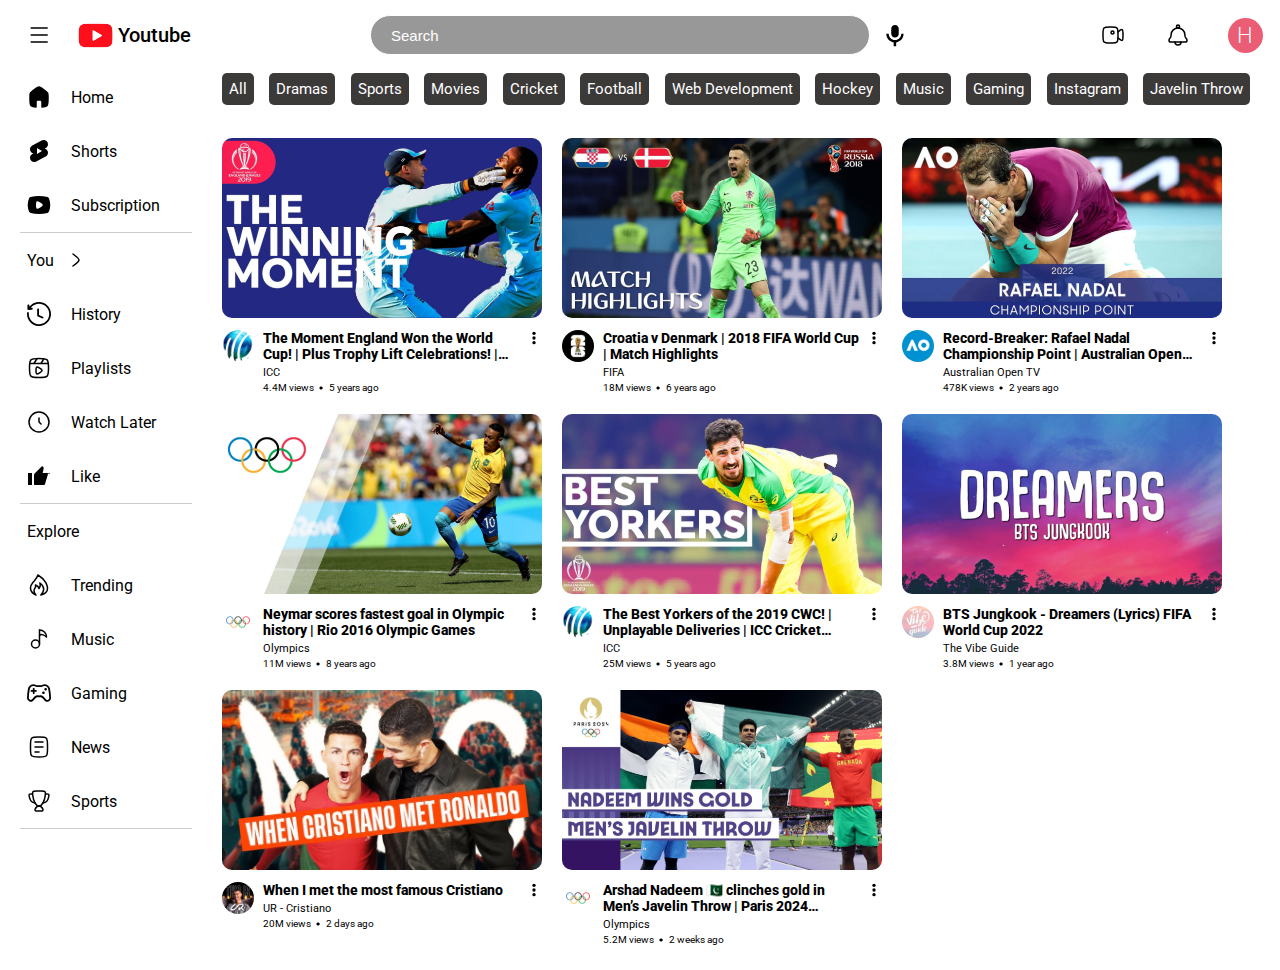
<file: index.html>
<!DOCTYPE html>
<html lang="en">

<head>
    <meta charset="UTF-8">
    <meta name="viewport" content="width=device-width, initial-scale=1.0">
    <link rel="stylesheet" href="style.css">
    <link rel="stylesheet" href="style2.css">
    <link rel="stylesheet" href="style3.css">
    <link rel="stylesheet" href="mediaQueries.css">
    <!-- <link rel="stylesheet" href="m.css"> -->

    <title>Document</title>
</head>

<body>
    <div class="home">
        <!-- <div class="home-first-line"> -->
        <div class="yt-hamburger">
            <svg class="hamburger" xmlns="http://www.w3.org/2000/svg" viewBox="0 0 24 24" width="24" height="24"
                color="#000000" fill="none">
                <path d="M4 5L20 5" stroke="currentColor" stroke-width="1.5" stroke-linecap="round"
                    stroke-linejoin="round" />
                <path d="M4 12L20 12" stroke="currentColor" stroke-width="1.5" stroke-linecap="round"
                    stroke-linejoin="round" />
                <path d="M4 19L20 19" stroke="currentColor" stroke-width="1.5" stroke-linecap="round"
                    stroke-linejoin="round" />
            </svg>

            <svg class="cross-icon" xmlns="http://www.w3.org/2000/svg" viewBox="0 0 24 24" width="24" height="24"
                color="#000000" fill="none">
                <path d="M19.0005 4.99988L5.00049 18.9999M5.00049 4.99988L19.0005 18.9999" stroke="currentColor"
                    stroke-width="1.5" stroke-linecap="round" stroke-linejoin="round" />
            </svg>
            <!-- <img class="hamburger" src="img/hamburger.svg" alt=""> -->
            <div class="full-yt">
                <div class="youtube">
                    <img class="youtube-logo" src="img/Youtube_logo-removebg-preview.png" alt="">
                    <div class="mask"></div>
                </div>
                <span class="yt-word">Youtube</span>
            </div>
        </div>
        <div class="search-input">
            <input class="input" type="text" placeholder="Search">
            <svg class="mic" xmlns="http://www.w3.org/2000/svg" viewBox="0 0 24 24">
                <path
                    d="M12 14c1.656 0 3-1.344 3-3v-4c0-1.656-1.344-3-3-3s-3 1.344-3 3v4c0 1.656 1.344 3 3 3zm5-3c0 2.828-2.172 5-5 5s-5-2.172-5-5h-2c0 3.438 2.531 6.281 5.938 6.906v3.094h2v-3.094c3.406-.625 5.938-3.469 5.938-6.906h-2z"
                    fill="currentColor" />
            </svg>
        </div>

        <div class="notification-signin">
            <svg class="video" xmlns="http://www.w3.org/2000/svg" viewBox="0 0 24 24" width="24" height="24"
                color="#000000" fill="none">
                <path
                    d="M2 11C2 7.70017 2 6.05025 3.02513 5.02513C4.05025 4 5.70017 4 9 4H10C13.2998 4 14.9497 4 15.9749 5.02513C17 6.05025 17 7.70017 17 11V13C17 16.2998 17 17.9497 15.9749 18.9749C14.9497 20 13.2998 20 10 20H9C5.70017 20 4.05025 20 3.02513 18.9749C2 17.9497 2 16.2998 2 13V11Z"
                    stroke="currentColor" stroke-width="1.5" />
                <path
                    d="M17 8.90585L17.1259 8.80196C19.2417 7.05623 20.2996 6.18336 21.1498 6.60482C22 7.02628 22 8.42355 22 11.2181V12.7819C22 15.5765 22 16.9737 21.1498 17.3952C20.2996 17.8166 19.2417 16.9438 17.1259 15.198L17 15.0941"
                    stroke="currentColor" stroke-width="1.5" stroke-linecap="round" />
                <circle cx="11.5" cy="9.5" r="1.5" stroke="currentColor" stroke-width="1.5" />
            </svg>

            <svg class="notification" xmlns="http://www.w3.org/2000/svg" viewBox="0 0 24 24" width="24" height="24"
                color="#000000" fill="none">
                <path
                    d="M5.15837 11.491C5.08489 12.887 5.16936 14.373 3.92213 15.3084C3.34164 15.7438 3 16.427 3 17.1527C3 18.1508 3.7818 19 4.8 19H19.2C20.2182 19 21 18.1508 21 17.1527C21 16.427 20.6584 15.7438 20.0779 15.3084C18.8306 14.373 18.9151 12.887 18.8416 11.491C18.6501 7.85223 15.6438 5 12 5C8.35617 5 5.34988 7.85222 5.15837 11.491Z"
                    stroke="currentColor" stroke-width="1.5" stroke-linecap="round" stroke-linejoin="round" />
                <path
                    d="M10.5 3.125C10.5 3.95343 11.1716 5 12 5C12.8284 5 13.5 3.95343 13.5 3.125C13.5 2.29657 12.8284 2 12 2C11.1716 2 10.5 2.29657 10.5 3.125Z"
                    stroke="currentColor" stroke-width="1.5" />
                <path d="M15 19C15 20.6569 13.6569 22 12 22C10.3431 22 9 20.6569 9 19" stroke="currentColor"
                    stroke-width="1.5" stroke-linecap="round" stroke-linejoin="round" />
            </svg>
            <svg class="Search-icon" xmlns="http://www.w3.org/2000/svg" viewBox="0 0 24 24" width="24" height="24"
                color="#000000" fill="none">
                <path d="M17.5 17.5L22 22" stroke="currentColor" stroke-width="1.5" stroke-linecap="round"
                    stroke-linejoin="round" />
                <path
                    d="M20 11C20 6.02944 15.9706 2 11 2C6.02944 2 2 6.02944 2 11C2 15.9706 6.02944 20 11 20C15.9706 20 20 15.9706 20 11Z"
                    stroke="currentColor" stroke-width="1.5" stroke-linejoin="round" />
            </svg>
            <div class="Profile-logo">H</div>
        </div>

    </div>
    <div class="container">
        <div class="left">
            <div class="home-shorts">

                <div class="icon">
                    <svg class="icon-home" xmlns="http://www.w3.org/2000/svg" viewBox="0 0 24 24" width="24" height="24"
                        color="#000000" fill="none">
                        <path
                            d="M7.08848 4.76364L6.08847 5.54453C4.57182 6.72887 3.81348 7.32105 3.40674 8.15601C3 8.99097 3 9.95552 3 11.8846V13.9767C3 17.763 3 19.6562 4.17157 20.8325C5.11466 21.7793 6.52043 21.964 9 22V18.0057C9 17.0738 9 16.6078 9.15224 16.2403C9.35523 15.7502 9.74458 15.3609 10.2346 15.1579C10.6022 15.0057 11.0681 15.0057 12 15.0057C12.9319 15.0057 13.3978 15.0057 13.7654 15.1579C14.2554 15.3609 14.6448 15.7502 14.8478 16.2403C15 16.6078 15 17.0738 15 18.0057V22C17.4796 21.964 18.8853 21.7793 19.8284 20.8325C21 19.6562 21 17.763 21 13.9767V11.8846C21 9.95552 21 8.99097 20.5933 8.15601C20.1865 7.32105 19.4282 6.72887 17.9115 5.54453L16.9115 4.76364C14.5521 2.92121 13.3724 2 12 2C10.6276 2 9.44787 2.92121 7.08848 4.76364Z"
                            stroke="currentColor" stroke-width="1.5" stroke-linejoin="round" />
                    </svg>
                    <span class="word">Home</span>
                </div>

                <div class="icon">
                    <svg class="icon-short" xmlns="http://www.w3.org/2000/svg" x="0px" y="0px" width="100" height="100"
                        viewBox="0 0 24 24">
                        <path
                            d="M 16.75 1 C 16.02 1 15.329609 1.185625 14.724609 1.515625 L 5.2753906 6.4902344 C 3.9253906 7.2002344 3 8.62 3 10.25 C 3 12.345 4.520625 14.085547 6.515625 14.435547 L 5.3359375 14.955078 C 3.9509375 15.660078 3 17.095 3 18.75 C 3 21.095 4.905 23 7.25 23 C 7.985 23 8.6753906 22.814375 9.2753906 22.484375 L 18.589844 17.580078 C 20.014844 16.895078 21 15.435 21 13.75 C 21 11.655 19.479375 9.9144531 17.484375 9.5644531 L 18.664062 9.0449219 C 20.049063 8.3399219 21 6.905 21 5.25 C 21 2.905 19.095 1 16.75 1 z M 10 9 L 15 12 L 10 15 L 10 9 z">
                        </path>
                    </svg>
                    <span class="word">Shorts</span>
                </div>

                <div class="icon">
                    <svg class="icon-subscription" xmlns="http://www.w3.org/2000/svg" width="100" height="100"
                        viewBox="0 0 32 32" preserveAspectRatio="xMidYMid meet">
                        <path
                            d="M29.353,7.264c-0.339-0.891-1.094-1.568-2.02-1.814c-7.396-1.965-15.229-1.965-22.651,0 C3.746,5.696,2.987,6.384,2.65,7.288c-2.253,6.049-2.255,11.596-0.005,17.458c0.341,0.89,1.099,1.566,2.025,1.811 c3.695,0.973,7.497,1.459,11.301,1.459c3.82,0,7.642-0.49,11.358-1.472c0.929-0.246,1.686-0.925,2.025-1.815 C31.596,18.854,31.595,13.141,29.353,7.264z M20.62,16.89c-1.61,1.59-4.27,3.22-6.32,4.01c-0.79,0.31-1.68-0.12-1.87-0.9 c-0.57-2.29-0.57-5.71,0-8c0.19-0.78,1.08-1.21,1.87-0.9c2.05,0.79,4.71,2.42,6.32,4.01C21.13,15.61,21.13,16.39,20.62,16.89z">
                        </path>
                    </svg>

                    <span class="word">Subscription</span>

                </div>
            </div>
            <div class="line"></div>

            <div class="you">
                <div class="icon2">
                    <span class="word2">You</span>
                    <svg class="icon-you" xmlns="http://www.w3.org/2000/svg" viewBox="0 0 24 24" width="24" height="24"
                        color="#000000" fill="none">
                        <path d="M9.00005 6C9.00005 6 15 10.4189 15 12C15 13.5812 9 18 9 18" stroke="currentColor"
                            stroke-width="1.5" stroke-linecap="round" stroke-linejoin="round" />
                    </svg>
                </div>

                <div class="icon">
                    <svg class="icon-history" xmlns="http://www.w3.org/2000/svg" shape-rendering="geometricPrecision"
                        text-rendering="geometricPrecision" image-rendering="optimizeQuality" fill-rule="evenodd"
                        clip-rule="evenodd" viewBox="0 0 512 512.584">
                        <path fill-rule="nonzero"
                            d="M216.773 155.955c0-10.956 8.883-19.839 19.839-19.839 10.957 0 19.84 8.883 19.84 19.839v120.763l82.657 36.334c10.013 4.409 14.56 16.104 10.151 26.117-4.409 10.014-16.104 14.56-26.117 10.152l-93.509-41.105c-7.514-2.824-12.861-10.077-12.861-18.576V155.955zM9.217 153.551a21.428 21.428 0 01-.832-5.931l.161-73.416c0-11.838 9.597-21.435 21.435-21.435 11.837 0 21.434 9.597 21.434 21.435l-.062 27.86a254.75 254.75 0 0144.093-45.53c16.773-13.472 35.563-25.045 56.182-34.24C216.231-6.518 286.347-6.44 347.474 16.978c61.173 23.435 113.425 70.235 142.233 134.828 28.812 64.598 28.733 134.717 5.313 195.845-22.547 58.856-66.726 109.447-127.57 138.854l-.759.37-.495.24-.265.125a258.922 258.922 0 01-23.987 10.066c-46.959 16.986-97.357 19.764-144.937 8.557-46.364-10.918-90.11-35.071-125.474-72.238-26.203-27.538-45.267-59.347-57.102-93.082A255.833 255.833 0 011.056 232.619c.955-10.564 10.3-18.353 20.863-17.397 10.563.955 18.353 10.299 17.397 20.863-2.812 30.836 1.015 62.169 11.417 91.805 10.047 28.639 26.294 55.709 48.667 79.223 29.987 31.513 67.06 51.99 106.344 61.241 40.482 9.536 83.286 7.197 123.097-7.201 14.161-5.123 28.013-11.813 41.303-20.069a227.878 227.878 0 0036.794-28.486c.446-.422.904-.819 1.378-1.191 22.471-22.072 39.645-48.595 50.703-77.462 19.94-52.041 20.044-111.651-4.408-166.475-24.455-54.83-68.849-94.573-120.844-114.491-52.041-19.937-111.647-20.041-166.475 4.411-17.48 7.796-33.452 17.64-47.747 29.122a215.822 215.822 0 00-37.712 39.038l17.096-.966c11.837-.648 21.963 8.421 22.61 20.258.648 11.837-8.42 21.963-20.258 22.611l-69.723 3.942c-11.018.603-20.551-7.215-22.341-17.844z" />
                    </svg>
                    <span class="word">History</span>
                </div>

                <div class="icon">
                    <svg class="icon-playlist" xmlns="http://www.w3.org/2000/svg" viewBox="0 0 24 24" width="24"
                        height="24" color="#000000" fill="none">
                        <path d="M2.50012 7.5H21.5001" stroke="currentColor" stroke-width="1.5"
                            stroke-linejoin="round" />
                        <path d="M17.0001 2.5L14.0001 7.5" stroke="currentColor" stroke-width="1.5"
                            stroke-linejoin="round" />
                        <path d="M10.0001 2.5L7.00012 7.5" stroke="currentColor" stroke-width="1.5"
                            stroke-linejoin="round" />
                        <path
                            d="M2.5 12C2.5 7.52166 2.5 5.28249 3.89124 3.89124C5.28249 2.5 7.52166 2.5 12 2.5C16.4783 2.5 18.7175 2.5 20.1088 3.89124C21.5 5.28249 21.5 7.52166 21.5 12C21.5 16.4783 21.5 18.7175 20.1088 20.1088C18.7175 21.5 16.4783 21.5 12 21.5C7.52166 21.5 5.28249 21.5 3.89124 20.1088C2.5 18.7175 2.5 16.4783 2.5 12Z"
                            stroke="currentColor" stroke-width="1.5" />
                        <path
                            d="M14.9531 14.8948C14.8016 15.5215 14.0857 15.9644 12.6539 16.8502C11.2697 17.7064 10.5777 18.1346 10.0199 17.9625C9.78934 17.8913 9.57925 17.7562 9.40982 17.57C9 17.1198 9 16.2465 9 14.5C9 12.7535 9 11.8802 9.40982 11.4299C9.57925 11.2438 9.78934 11.1087 10.0199 11.0375C10.5777 10.8654 11.2697 11.2936 12.6539 12.1498C14.0857 13.0356 14.8016 13.4785 14.9531 14.1052C15.0156 14.3639 15.0156 14.6361 14.9531 14.8948Z"
                            stroke="currentColor" stroke-width="1.5" stroke-linejoin="round" />
                    </svg>
                    <span class="word">Playlists</span>
                </div>

                <div class="icon">
                    <svg class="icon-playlist" xmlns="http://www.w3.org/2000/svg" viewBox="0 0 24 24" width="24"
                        height="24" color="#000000" fill="none">
                        <circle cx="12" cy="12" r="10" stroke="currentColor" stroke-width="1.5" />
                        <path d="M12 8V12L14 14" stroke="currentColor" stroke-width="1.5" stroke-linecap="round"
                            stroke-linejoin="round" />
                    </svg>
                    <span class="word">Watch Later</span>
                </div>

                <div class="icon">
                    <svg class="icon-history" xmlns="http://www.w3.org/2000/svg" viewBox="0 0 24 24" width="24px"
                        height="24px" fill="#000000">
                        <path d="M0 0h24v24H0V0z" fill="none" />
                        <path
                            d="M1 21h4V9H1v12zM23 10c0-.55-.45-1-1-1h-6.31l.95-4.57.03-.32c0-.41-.17-.79-.44-1.06L15.17 2 7.59 9.59C7.22 9.95 7 10.45 7 11v9c0 .55.45 1 1 1h9c.45 0 .85-.3.96-.73l2.83-9.47c.05-.16.07-.33.07-.5v-1z" />
                    </svg>

                    <span class="word">Like</span>
                </div>
            </div>

            <div class="line"></div>

            <div class="explore">
                <div class="icon2">
                    <div class="word2">Explore</div>
                </div>

                <div class="icon">
                    <svg class="icon-playlist" xmlns="http://www.w3.org/2000/svg" viewBox="0 0 24 24" width="24"
                        height="24" color="#000000" fill="none">
                        <path
                            d="M13.8561 22C26.0783 19 19.2338 7 10.9227 2C9.9453 5.5 8.47838 6.5 5.54497 10C1.66121 14.6339 3.5895 20 8.96719 22C8.1524 21 6.04958 18.9008 7.5 16C8 15 9 14 8.5 12C9.47778 12.5 11.5 13 12 15.5C12.8148 14.5 13.6604 12.4 12.8783 10C19 14.5 16.5 19 13.8561 22Z"
                            stroke="currentColor" stroke-width="1.5" stroke-linecap="round" stroke-linejoin="round" />
                    </svg>

                    <span class="word">Trending</span>
                </div>

                <div class="icon">
                    <svg class="icon-playlist" xmlns="http://www.w3.org/2000/svg" viewBox="0 0 24 24" width="24"
                        height="24" color="#000000" fill="none">
                        <path d="M12.5 3L12.5 17" stroke="currentColor" stroke-width="1.5" stroke-linecap="round"
                            stroke-linejoin="round" />
                        <path
                            d="M12.5 17C12.5 19.2091 10.7091 21 8.5 21C6.29086 21 4.5 19.2091 4.5 17C4.5 14.7909 6.29086 13 8.5 13C10.7091 13 12.5 14.7909 12.5 17Z"
                            stroke="currentColor" stroke-width="1.5" stroke-linecap="round" stroke-linejoin="round" />
                        <path d="M12.5 3C16.366 3 19.5 6.13401 19.5 10C18 8.5 14.0556 6.26667 12.5 8.44444"
                            stroke="currentColor" stroke-width="1.5" stroke-linecap="round" stroke-linejoin="round" />
                    </svg>

                    <span class="word">Music</span>
                </div>

                <div class="icon">
                    <svg class="icon-history" viewBox="0 0 512 512" xmlns="http://www.w3.org/2000/svg">
                        <g id="b">
                            <path
                                d="m350.18 221.99c-.24 0-.48 0-.72 0-15.49.4-27.73 13.3-27.33 28.84.41 15.23 12.88 27.32 28.02 27.32.26 0 .52 0 .78-.01 15.5-.4 27.73-13.3 27.34-28.8-.39-15.26-12.9-27.35-28.08-27.35z" />
                            <path
                                d="m396.91 147.2c-.25 0-.5 0-.75 0-15.5.42-27.73 13.3-27.34 28.83.41 15.23 12.9 27.32 28.03 27.32.26 0 .53 0 .8-.01 15.49-.39 27.74-13.3 27.34-28.79-.41-15.26-12.89-27.35-28.08-27.35z" />
                            <path
                                d="m511.97 363.87c-1.2-66.8-9.09-134.35-22.03-202.53-10.54-47.37-48.46-89.56-109.05-92.65-1.56-.06-3.08-.1-4.56-.1-40.44 0-50.39 23.26-98.08 23.26-.47 0-.94 0-1.42 0-6.91-.04-13.82-.06-20.73-.06s-13.93.02-20.9.06c-.48 0-.95 0-1.42 0-47.69 0-57.68-23.25-98.08-23.25-1.48 0-3 .03-4.56.1-60.6 3.09-99.7 45.17-109.09 92.65-12.96 68.18-20.85 135.71-22.05 202.51-.29 46.51 45.63 77.45 75.93 79.57 1.23.09 2.45.14 3.67.14 56.81 0 102.1-98.93 136.79-98.94 13.23.08 26.47.12 39.7.12s26.35-.04 39.52-.12c34.69 0 79.96 98.95 136.8 98.95 1.22 0 2.44-.05 3.67-.14 30.29-2.12 77.4-33.27 75.89-79.57zm-78.55 41.67c-.07 0-.13 0-.2.01-.27.02-.54.03-.81.03-5.11 0-12.77-3.83-21.55-10.79-11.7-9.27-23.68-22.49-35.26-35.27-24.65-27.2-47.93-52.88-79.99-52.89-.08 0-.15 0-.23 0-13.04.08-26.26.11-39.3.11s-26.38-.04-39.47-.12c-.08 0-.15 0-.23 0-32.05 0-55.34 25.69-79.99 52.89-11.58 12.78-23.56 25.99-35.26 35.26-8.78 6.96-16.43 10.79-21.54 10.79-.27 0-.54-.01-.8-.03-.07 0-.14-.01-.21-.02-12.44-.87-40.59-17.35-40.58-41.25 1.12-61.94 8.1-125.96 21.33-195.69 3.25-16.26 11.62-31.2 23.6-42.09 13.14-11.95 30.41-18.8 49.94-19.83.96-.04 1.9-.06 2.81-.06 11.51 0 18.31 2.93 29.58 7.79 15.12 6.52 35.82 15.46 68.5 15.46h1.71c6.84-.04 13.77-.06 20.61-.06s13.66.02 20.44.06h1.71c32.68 0 53.38-8.94 68.49-15.46 11.26-4.86 18.06-7.8 29.59-7.8.91 0 1.86.02 2.82.06 44.26 2.34 66.99 33.65 73.58 62.41 13.19 69.65 20.14 133.6 21.25 195.48 0 .19 0 .37.01.56.75 22.95-28.16 39.56-40.57 40.43z" />
                            <path
                                d="m190.01 193.68h-28.34v-28.34c0-10.49-8.51-19-19-19s-19 8.51-19 19v28.34h-28.34c-10.49 0-19 8.51-19 19s8.51 19 19 19h28.34v28.34c0 10.49 8.51 19 19 19s19-8.51 19-19v-28.34h28.34c10.49 0 19-8.51 19-19s-8.51-19-19-19z" />
                        </g>
                    </svg>
                    <span class="word">Gaming</span>
                </div>

                <div class="icon">
                    <svg class="icon-playlist" xmlns="http://www.w3.org/2000/svg" viewBox="0 0 24 24" width="24"
                        height="24" color="#000000" fill="none">
                        <path
                            d="M20.4999 14V10C20.4999 6.22876 20.4999 4.34315 19.3284 3.17157C18.1568 2 16.2712 2 12.4999 2H11.5C7.72883 2 5.84323 2 4.67166 3.17156C3.50008 4.34312 3.50007 6.22872 3.50004 9.99993L3.5 13.9999C3.49997 17.7712 3.49995 19.6568 4.67153 20.8284C5.8431 22 7.72873 22 11.5 22H12.4999C16.2712 22 18.1568 22 19.3284 20.8284C20.4999 19.6569 20.4999 17.7712 20.4999 14Z"
                            stroke="currentColor" stroke-width="1.5" stroke-linecap="round" stroke-linejoin="round" />
                        <path d="M8 7H16M8 12H16M8 17L12 17" stroke="currentColor" stroke-width="1.5"
                            stroke-linecap="round" stroke-linejoin="round" />
                    </svg>

                    <span class="word">News</span>
                </div>

                <div class="icon">
                    <svg class="icon-playlist" xmlns="http://www.w3.org/2000/svg" viewBox="0 0 24 24" width="24"
                        height="24" color="#000000" fill="none">
                        <path
                            d="M12 17C10.3264 17 8.86971 18.265 8.11766 20.1312C7.75846 21.0225 8.27389 22 8.95877 22H15.0412C15.7261 22 16.2415 21.0225 15.8823 20.1312C15.1303 18.265 13.6736 17 12 17Z"
                            stroke="currentColor" stroke-width="1.5" stroke-linecap="round" />
                        <path
                            d="M18.5 5H19.7022C20.9031 5 21.5035 5 21.8168 5.37736C22.13 5.75472 21.9998 6.32113 21.7393 7.45395L21.3485 9.15307C20.7609 11.7086 18.6109 13.6088 16 14"
                            stroke="currentColor" stroke-width="1.5" stroke-linecap="round" stroke-linejoin="round" />
                        <path
                            d="M5.5 5H4.29779C3.09692 5 2.49649 5 2.18324 5.37736C1.86999 5.75472 2.00024 6.32113 2.26075 7.45395L2.65148 9.15307C3.23914 11.7086 5.38912 13.6088 8 14"
                            stroke="currentColor" stroke-width="1.5" stroke-linecap="round" stroke-linejoin="round" />
                        <path
                            d="M12 17C15.0208 17 17.565 12.3379 18.3297 5.99089C18.5412 4.23558 18.647 3.35793 18.0868 2.67896C17.5267 2 16.6223 2 14.8134 2H9.18658C7.37775 2 6.47333 2 5.91317 2.67896C5.35301 3.35793 5.45875 4.23558 5.67025 5.99089C6.435 12.3379 8.97923 17 12 17Z"
                            stroke="currentColor" stroke-width="1.5" stroke-linecap="round" />
                    </svg>

                    <span class="word">Sports</span>
                </div>

            </div>

            <div class="line"></div>
        </div>

        <div class="right">

            <div class="watch-options">
                <span class="option">All</span>
                <span class="option">Dramas</span>
                <span class="option">Sports</span>
                <span class="option">Movies</span>
                <span class="option">Cricket</span>
                <span class="option">Football</span>
                <span class="option">Web Development</span>
                <span class="option">Hockey</span>
                <span class="option">Music</span>
                <span class="option">Gaming</span>
                <span class="option">Instagram</span>
                <span class="option">Javelin Throw</span>
            </div>

            <div class="videos-box">
                <div class="video2" video-data="winning moment" data-url="NewPage.html">
                    <img class="thumbnail-images" src="thumbnails/winning moment.PNG" alt="">
                    <div class="titles-list-box">
                        <div class="titles-list">
                            <div class="channel-logo-box">
                                <img class="channel-logo" src="channel-logo/icc.jpg" alt="">
                            </div>
                            <div class="title-3">
                                <span class="title">
                                    The Moment England Won the World Cup! | Plus Trophy Lift Celebrations! | ICC Cricket
                                    World Cup 2019
                                </span>
                                <div class="name-view-week">
                                    <span class="channel-name">ICC</span>
                                    <div class="view-week">
                                        <span class="view">4.4M views</span>
                                        <svg class="dot" width="24" height="24" xmlns="http://www.w3.org/2000/svg"
                                            fill="none" viewBox="0 0 24 24" stroke="currentColor">
                                            <circle cx="12" cy="12" r="4" stroke-width="1.5" stroke-linecap="round"
                                                stroke-linejoin="round" />
                                        </svg>
                                        <span class="weeks">5 years ago</span>
                                    </div>
                                </div>
                            </div>
                            <svg class="three-dots" viewBox="0 0 24 24" xmlns="http://www.w3.org/2000/svg">
                                <circle cx="12" cy="5" r="2.5" />
                                <circle cx="12" cy="12" r="2.5" />
                                <circle cx="12" cy="19" r="2.5" />
                            </svg>
                        </div>
                    </div>
                </div>



                <div class="video2" video-data="cro vs den" data-url="NewPage.html">
                    <img class="thumbnail-images" src="thumbnails/croatia vs denmark.PNG" alt="">
                    <div class="titles-list-box">
                        <div class="titles-list">
                            <div class="channel-logo-box">
                                <img class="channel-logo" src="channel-logo/fifa.jpg" alt="">
                            </div>
                            <div class="title-3">
                                <span class="title">
                                    Croatia v Denmark | 2018 FIFA World Cup | Match Highlights
                                </span>
                                <div class="name-view-week">
                                    <span class="channel-name">FIFA</span>
                                    <div class="view-week">
                                        <span class="view">18M views</span>
                                        <svg class="dot" width="24" height="24" xmlns="http://www.w3.org/2000/svg"
                                            fill="none" viewBox="0 0 24 24" stroke="currentColor">
                                            <circle cx="12" cy="12" r="4" stroke-width="1.5" stroke-linecap="round"
                                                stroke-linejoin="round" />
                                        </svg>
                                        <span class="weeks">6 years ago</span>
                                    </div>
                                </div>
                            </div>
                            <svg class="three-dots" viewBox="0 0 24 24" xmlns="http://www.w3.org/2000/svg">
                                <circle cx="12" cy="5" r="2.5" />
                                <circle cx="12" cy="12" r="2.5" />
                                <circle cx="12" cy="19" r="2.5" />
                            </svg>
                        </div>
                    </div>
                </div>



                <div class="video2" video-data="nadal" data-url="NewPage.html">
                    <img class="thumbnail-images" src="thumbnails/nadal's record.PNG" alt="">
                    <div class="titles-list-box">
                        <div class="titles-list">
                            <div class="channel-logo-box">
                                <img class="channel-logo" src="channel-logo/australian-open-tv.jpg" alt="">
                            </div>
                            <div class="title-3">
                                <span class="title">
                                    Record-Breaker: Rafael Nadal Championship Point | Australian Open 2022
                                </span>
                                <div class="name-view-week">
                                    <span class="channel-name">Australian Open TV</span>
                                    <div class="view-week">
                                        <span class="view">478K views</span>
                                        <svg class="dot" width="24" height="24" xmlns="http://www.w3.org/2000/svg"
                                            fill="none" viewBox="0 0 24 24" stroke="currentColor">
                                            <circle cx="12" cy="12" r="4" stroke-width="1.5" stroke-linecap="round"
                                                stroke-linejoin="round" />
                                        </svg>
                                        <span class="weeks">2 years ago</span>
                                    </div>
                                </div>
                            </div>
                            <svg class="three-dots" viewBox="0 0 24 24" xmlns="http://www.w3.org/2000/svg">
                                <circle cx="12" cy="5" r="2.5" />
                                <circle cx="12" cy="12" r="2.5" />
                                <circle cx="12" cy="19" r="2.5" />
                            </svg>
                        </div>
                    </div>
                </div>


                <div class="video2" video-data="neymar" data-url="NewPage.html">
                    <img class="thumbnail-images" src="thumbnails/neymar fastest goal.PNG" alt="">
                    <div class="titles-list-box">
                        <div class="titles-list">
                            <div class="channel-logo-box">
                                <img class="channel-logo" src="channel-logo/Olympics.jpg" alt="">
                            </div>
                            <div class="title-3">
                                <span class="title">
                                    Neymar scores fastest goal in Olympic history | Rio 2016 Olympic Games
                                </span>
                                <div class="name-view-week">
                                    <span class="channel-name">Olympics</span>
                                    <div class="view-week">
                                        <span class="view">11M views</span>
                                        <svg class="dot" width="24" height="24" xmlns="http://www.w3.org/2000/svg"
                                            fill="none" viewBox="0 0 24 24" stroke="currentColor">
                                            <circle cx="12" cy="12" r="4" stroke-width="1.5" stroke-linecap="round"
                                                stroke-linejoin="round" />
                                        </svg>
                                        <span class="weeks">8 years ago</span>
                                    </div>
                                </div>
                            </div>
                            <svg class="three-dots" viewBox="0 0 24 24" xmlns="http://www.w3.org/2000/svg">
                                <circle cx="12" cy="5" r="2.5" />
                                <circle cx="12" cy="12" r="2.5" />
                                <circle cx="12" cy="19" r="2.5" />
                            </svg>
                        </div>
                    </div>
                </div>


                <div class="video2" video-data="best yorkers" data-url="NewPage.html">
                    <img class="thumbnail-images" src="thumbnails/best yorkers.PNG" alt="">
                    <div class="titles-list-box">
                        <div class="titles-list">
                            <div class="channel-logo-box">
                                <img class="channel-logo" src="channel-logo/icc.jpg" alt="">
                            </div>
                            <div class="title-3">
                                <span class="title">
                                    The Best Yorkers of the 2019 CWC! | Unplayable Deliveries | ICC Cricket World Cup
                                    2019
                                </span>
                                <div class="name-view-week">
                                    <span class="channel-name">ICC</span>
                                    <div class="view-week">
                                        <span class="view">25M views</span>
                                        <svg class="dot" width="24" height="24" xmlns="http://www.w3.org/2000/svg"
                                            fill="none" viewBox="0 0 24 24" stroke="currentColor">
                                            <circle cx="12" cy="12" r="4" stroke-width="1.5" stroke-linecap="round"
                                                stroke-linejoin="round" />
                                        </svg>
                                        <span class="weeks">5 years ago</span>
                                    </div>
                                </div>
                            </div>
                            <svg class="three-dots" viewBox="0 0 24 24" xmlns="http://www.w3.org/2000/svg">
                                <circle cx="12" cy="5" r="2.5" />
                                <circle cx="12" cy="12" r="2.5" />
                                <circle cx="12" cy="19" r="2.5" />
                            </svg>
                        </div>

                    </div>
                </div>


                <div class="video2" video-data="dreamers" data-url="NewPage.html">
                    <img class="thumbnail-images" src="thumbnails/BTS Dreamers.PNG" alt="">
                    <div class="titles-list-box">
                        <div class="titles-list">
                            <div class="channel-logo-box">
                                <img class="channel-logo" src="channel-logo/The Vibe Guide.jpg" alt="">
                            </div>
                            <div class="title-3">
                                <span class="title">
                                    BTS Jungkook - Dreamers (Lyrics) FIFA World Cup 2022
                                </span>
                                <div class="name-view-week">
                                    <span class="channel-name">The Vibe Guide</span>
                                    <div class="view-week">
                                        <span class="view">3.8M views</span>
                                        <svg class="dot" width="24" height="24" xmlns="http://www.w3.org/2000/svg"
                                            fill="none" viewBox="0 0 24 24" stroke="currentColor">
                                            <circle cx="12" cy="12" r="4" stroke-width="1.5" stroke-linecap="round"
                                                stroke-linejoin="round" />
                                        </svg>
                                        <span class="weeks">1 year ago</span>
                                    </div>
                                </div>
                            </div>
                            <svg class="three-dots" viewBox="0 0 24 24" xmlns="http://www.w3.org/2000/svg">
                                <circle cx="12" cy="5" r="2.5" />
                                <circle cx="12" cy="12" r="2.5" />
                                <circle cx="12" cy="19" r="2.5" />
                            </svg>
                        </div>
                    </div>
                </div>


                <div class="video2" video-data="ronaldo" data-url="NewPage.html">
                    <img class="thumbnail-images" src="thumbnails/ronaldo2.PNG" alt="">
                    <!-- ronaldo -->
                    <div class="titles-list-box">
                        <div class="titles-list">
                            <div class="channel-logo-box">
                                <img class="channel-logo" src="channel-logo/ur cristiano.jpg" alt="">
                            </div>
                            <div class="title-3">
                                <span class="title">
                                    When I met the most famous Cristiano
                                </span>
                                <div class="name-view-week">
                                    <span class="channel-name">UR - Cristiano</span>
                                    <div class="view-week">
                                        <span class="view">20M views</span>
                                        <svg class="dot" width="24" height="24" xmlns="http://www.w3.org/2000/svg"
                                            fill="none" viewBox="0 0 24 24" stroke="currentColor">
                                            <circle cx="12" cy="12" r="4" stroke-width="1.5" stroke-linecap="round"
                                                stroke-linejoin="round" />
                                        </svg>
                                        <span class="weeks">2 days ago</span>
                                    </div>
                                </div>
                            </div>
                            <svg class="three-dots" viewBox="0 0 24 24" xmlns="http://www.w3.org/2000/svg">
                                <circle cx="12" cy="5" r="2.5" />
                                <circle cx="12" cy="12" r="2.5" />
                                <circle cx="12" cy="19" r="2.5" />
                            </svg>
                        </div>
                    </div>
                </div>



                <div class="video2" video-data="arshad nadeem" data-url="NewPage.html">
                    <img class="thumbnail-images" src="thumbnails/arshad nadeem Gold medal.PNG" alt="">
                    <div class="titles-list-box">
                        <div class="titles-list">
                            <div class="channel-logo-box">
                                <img class="channel-logo" src="channel-logo/Olympics.jpg" alt="">
                            </div>
                            <div class="title-3">
                                <span class="title">
                                    Arshad Nadeem 🇵🇰 clinches gold in Men’s Javelin Throw | Paris 2024 Highlights
                                </span>
                                <div class="name-view-week">
                                    <span class="channel-name">Olympics</span>
                                    <div class="view-week">
                                        <span class="view">5.2M views</span>
                                        <svg class="dot" width="24" height="24" xmlns="http://www.w3.org/2000/svg"
                                            fill="none" viewBox="0 0 24 24" stroke="currentColor">
                                            <circle cx="12" cy="12" r="4" stroke-width="1.5" stroke-linecap="round"
                                                stroke-linejoin="round" />
                                        </svg>
                                        <span class="weeks">2 weeks ago</span>
                                    </div>
                                </div>
                            </div>
                            <svg class="three-dots" viewBox="0 0 24 24" xmlns="http://www.w3.org/2000/svg">
                                <circle cx="12" cy="5" r="2.5" />
                                <circle cx="12" cy="12" r="2.5" />
                                <circle cx="12" cy="19" r="2.5" />
                            </svg>
                        </div>
                    </div>
                </div>

                <!-- <div class="menu-bar"></div> -->

                <!-- </div>
        </div> -->

                <div class="menu-bar">
                    <div class="icon-bottom">
                        <svg class="icon-home-bottom" xmlns="http://www.w3.org/2000/svg" viewBox="0 0 24 24" width="24"
                            height="24" color="#000000" fill="none">
                            <path
                                d="M7.08848 4.76364L6.08847 5.54453C4.57182 6.72887 3.81348 7.32105 3.40674 8.15601C3 8.99097 3 9.95552 3 11.8846V13.9767C3 17.763 3 19.6562 4.17157 20.8325C5.11466 21.7793 6.52043 21.964 9 22V18.0057C9 17.0738 9 16.6078 9.15224 16.2403C9.35523 15.7502 9.74458 15.3609 10.2346 15.1579C10.6022 15.0057 11.0681 15.0057 12 15.0057C12.9319 15.0057 13.3978 15.0057 13.7654 15.1579C14.2554 15.3609 14.6448 15.7502 14.8478 16.2403C15 16.6078 15 17.0738 15 18.0057V22C17.4796 21.964 18.8853 21.7793 19.8284 20.8325C21 19.6562 21 17.763 21 13.9767V11.8846C21 9.95552 21 8.99097 20.5933 8.15601C20.1865 7.32105 19.4282 6.72887 17.9115 5.54453L16.9115 4.76364C14.5521 2.92121 13.3724 2 12 2C10.6276 2 9.44787 2.92121 7.08848 4.76364Z"
                                stroke="currentColor" stroke-width="1.5" stroke-linejoin="round" />
                        </svg>
                        <span class="word-bottom">Home</span>
                    </div>

                    <div class="icon-bottom">
                        <svg class="icon-short-bottom" xmlns="http://www.w3.org/2000/svg"
                            xmlns:xlink="http://www.w3.org/1999/xlink" version="1.1" width="256" height="256"
                            viewBox="0 0 256 256" xml:space="preserve" fill="none">

                            <defs>
                            </defs>
                            <g style="stroke: none; stroke-width: 0; stroke-dasharray: none; stroke-linecap: butt; stroke-linejoin: miter; stroke-miterlimit: 10; fill: none; fill-rule: nonzero; opacity: 1;"
                                transform="translate(1.4065934065934016 1.4065934065934016) scale(2.81 2.81)">
                                <path
                                    d="M 30.063 90 c -6.765 0 -13.323 -3.634 -16.759 -10.009 c -4.669 -8.691 -1.799 -19.627 6.535 -24.901 c 0.049 -0.03 0.099 -0.06 0.15 -0.086 c 0.673 -0.349 1.33 -0.708 1.989 -1.081 c -0.487 -0.279 -0.972 -0.555 -1.464 -0.83 c -5.12 -2.956 -8.263 -7.114 -9.115 -12.038 c -1.115 -6.588 -1.112 -14.914 8.886 -20.927 c 7.687 -4.595 15.564 -9.093 23.183 -13.444 c 2.527 -1.443 5.056 -2.887 7.585 -4.338 c 5.279 -3.008 11.797 -3.129 17.436 -0.329 c 5.692 2.826 9.569 8.152 10.373 14.247 c 1.166 7.769 -2.72 15.545 -9.677 19.315 c -0.449 0.254 -0.885 0.504 -1.313 0.751 c 0.409 0.244 0.816 0.483 1.227 0.715 c 5.715 3.216 9.323 8.684 9.899 14.999 c 0.568 6.244 -1.953 12.194 -6.916 16.325 c -1.584 1.287 -3.325 2.268 -5.008 3.216 c -0.487 0.274 -0.975 0.549 -1.455 0.83 c -7.804 4.547 -17.067 9.922 -26.608 15.32 C 36.162 89.271 33.091 90 30.063 90 z M 21.907 58.516 c -6.513 4.174 -8.746 12.756 -5.08 19.579 c 3.927 7.284 13.009 10.041 20.251 6.138 c 9.485 -5.367 18.734 -10.735 26.526 -15.275 c 0.497 -0.29 1.002 -0.574 1.507 -0.86 c 1.609 -0.906 3.129 -1.762 4.432 -2.821 c 3.918 -3.26 5.918 -7.958 5.472 -12.872 c -0.454 -4.984 -3.326 -9.314 -7.88 -11.877 c -0.734 -0.415 -1.449 -0.845 -2.191 -1.292 c -0.628 -0.378 -1.277 -0.769 -1.975 -1.172 c -0.61 -0.352 -0.99 -0.999 -1.001 -1.704 c -0.01 -0.705 0.352 -1.363 0.951 -1.732 c 1.398 -0.861 2.773 -1.671 4.329 -2.551 c 5.513 -2.987 8.576 -9.111 7.654 -15.256 c -0.635 -4.808 -3.695 -8.99 -8.192 -11.223 c -4.445 -2.207 -9.558 -2.125 -13.671 0.219 c -2.526 1.45 -5.057 2.895 -7.587 4.339 c -7.601 4.341 -15.462 8.83 -23.11 13.401 c -6.346 3.817 -8.376 8.691 -7 16.821 c 0.65 3.762 3.056 6.871 7.149 9.234 c 1.452 0.814 2.868 1.639 4.46 2.583 c 0.606 0.359 0.979 1.011 0.981 1.715 c 0.002 0.705 -0.367 1.359 -0.971 1.721 C 25.216 56.681 23.628 57.622 21.907 58.516 z"
                                    style="stroke: none; stroke-width: 1; stroke-dasharray: none; stroke-linecap: butt; stroke-linejoin: miter; stroke-miterlimit: 10; fill: rgb(0,0,0); fill-rule: nonzero; opacity: 1;"
                                    transform=" matrix(1 0 0 1 0 0) " stroke-linecap="round" />
                                <path
                                    d="M 36.741 59.95 c -0.345 0 -0.69 -0.089 -0.999 -0.268 c -0.62 -0.357 -1.002 -1.018 -1.002 -1.733 V 32.417 c 0 -0.715 0.381 -1.375 1 -1.732 c 0.619 -0.357 1.382 -0.357 2 0 l 22.085 12.737 c 0.619 0.357 1 1.016 1.001 1.731 c 0.001 0.715 -0.38 1.374 -0.997 1.733 L 37.744 59.681 C 37.433 59.861 37.087 59.95 36.741 59.95 z M 38.741 35.88 V 54.48 l 16.088 -9.321 L 38.741 35.88 z"
                                    style="stroke: none; stroke-width: 1; stroke-dasharray: none; stroke-linecap: butt; stroke-linejoin: miter; stroke-miterlimit: 10; fill: rgb(0,0,0); fill-rule: nonzero; opacity: 1;"
                                    transform=" matrix(1 0 0 1 0 0) " stroke-linecap="round" />
                            </g>
                        </svg>
                        <span class="word-bottom">Shorts</span>
                    </div>

                    <div class="icon-bottom">
                        <svg class="icon-subscription-bottom" xmlns="http://www.w3.org/2000/svg" viewBox="0 0 24 24"
                            width="24" height="24" color="#000000" fill="none">
                            <path
                                d="M12 20.5C13.8097 20.5 15.5451 20.3212 17.1534 19.9934C19.1623 19.5839 20.1668 19.3791 21.0834 18.2006C22 17.0221 22 15.6693 22 12.9635V11.0365C22 8.33073 22 6.97787 21.0834 5.79937C20.1668 4.62088 19.1623 4.41613 17.1534 4.00662C15.5451 3.67877 13.8097 3.5 12 3.5C10.1903 3.5 8.45489 3.67877 6.84656 4.00662C4.83766 4.41613 3.83321 4.62088 2.9166 5.79937C2 6.97787 2 8.33073 2 11.0365V12.9635C2 15.6693 2 17.0221 2.9166 18.2006C3.83321 19.3791 4.83766 19.5839 6.84656 19.9934C8.45489 20.3212 10.1903 20.5 12 20.5Z"
                                stroke="currentColor" stroke-width="1.5" />
                            <path
                                d="M15.9621 12.3129C15.8137 12.9187 15.0241 13.3538 13.4449 14.2241C11.7272 15.1705 10.8684 15.6438 10.1728 15.4615C9.9372 15.3997 9.7202 15.2911 9.53799 15.1438C9 14.7089 9 13.8059 9 12C9 10.1941 9 9.29112 9.53799 8.85618C9.7202 8.70886 9.9372 8.60029 10.1728 8.53854C10.8684 8.35621 11.7272 8.82945 13.4449 9.77593C15.0241 10.6462 15.8137 11.0813 15.9621 11.6871C16.0126 11.8933 16.0126 12.1067 15.9621 12.3129Z"
                                stroke="currentColor" stroke-width="1.5" stroke-linejoin="round" />
                        </svg>
                        <span class="word-bottom">Subscriptions</span>
                    </div>

                    <div class="icon-bottom">
                        <svg class="icon-playlist-bottom" xmlns="http://www.w3.org/2000/svg" viewBox="0 0 24 24"
                            width="24" height="24" color="#000000" fill="none">
                            <path d="M2.50012 7.5H21.5001" stroke="currentColor" stroke-width="1.5"
                                stroke-linejoin="round" />
                            <path d="M17.0001 2.5L14.0001 7.5" stroke="currentColor" stroke-width="1.5"
                                stroke-linejoin="round" />
                            <path d="M10.0001 2.5L7.00012 7.5" stroke="currentColor" stroke-width="1.5"
                                stroke-linejoin="round" />
                            <path
                                d="M2.5 12C2.5 7.52166 2.5 5.28249 3.89124 3.89124C5.28249 2.5 7.52166 2.5 12 2.5C16.4783 2.5 18.7175 2.5 20.1088 3.89124C21.5 5.28249 21.5 7.52166 21.5 12C21.5 16.4783 21.5 18.7175 20.1088 20.1088C18.7175 21.5 16.4783 21.5 12 21.5C7.52166 21.5 5.28249 21.5 3.89124 20.1088C2.5 18.7175 2.5 16.4783 2.5 12Z"
                                stroke="currentColor" stroke-width="1.5" />.
                            <path
                                d="M14.9531 14.8948C14.8016 15.5215 14.0857 15.9644 12.6539 16.8502C11.2697 17.7064 10.5777 18.1346 10.0199 17.9625C9.78934 17.8913 9.57925 17.7562 9.40982 17.57C9 17.1198 9 16.2465 9 14.5C9 12.7535 9 11.8802 9.40982 11.4299C9.57925 11.2438 9.78934 11.1087 10.0199 11.0375C10.5777 10.8654 11.2697 11.2936 12.6539 12.1498C14.0857 13.0356 14.8016 13.4785 14.9531 14.1052C15.0156 14.3639 15.0156 14.6361 14.9531 14.8948Z"
                                stroke="currentColor" stroke-width="1.5" stroke-linejoin="round" />
                        </svg>
                        <span class="word-bottom">Library</span>
                    </div>

                </div>
            </div>
        </div>
    </div>
    <script src="script.js"></script>

</body>

</html>
</file>
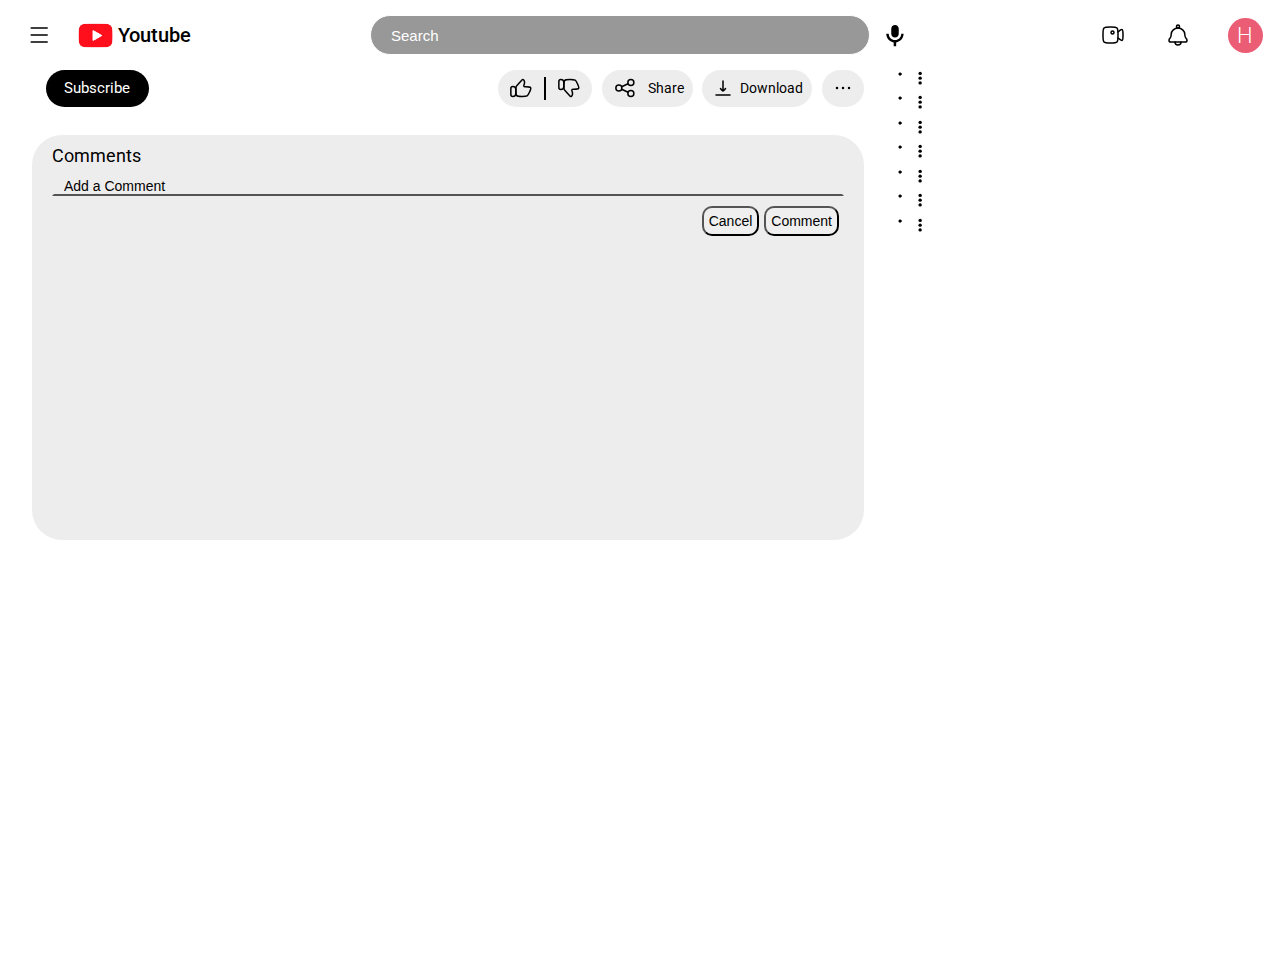
<file: NewPage.html>
<!DOCTYPE html>
<html lang="en">

<head>
    <meta charset="UTF-8">
    <meta name="viewport" content="width=device-width, initial-scale=1.0">
    <title>Document</title>
    <link rel="stylesheet" href="NewPage.css">
    <link rel="stylesheet" href="NewPage2.css">
    <link rel="stylesheet" href="style.css">
    <link rel="stylesheet" href="style2.css">
    <link rel="stylesheet" href="style3.css">
    <link rel="stylesheet" href="mediaQueries.css">
    <link rel="stylesheet" href="mediaQuery2.css">

</head>

<body>
    <div class="home">

        <div class="yt-hamburger">
            <svg class="hamburger" xmlns="http://www.w3.org/2000/svg" viewBox="0 0 24 24" width="24" height="24"
                color="#000000" fill="none">
                <path d="M4 5L20 5" stroke="currentColor" stroke-width="1.5" stroke-linecap="round"
                    stroke-linejoin="round" />
                <path d="M4 12L20 12" stroke="currentColor" stroke-width="1.5" stroke-linecap="round"
                    stroke-linejoin="round" />
                <path d="M4 19L20 19" stroke="currentColor" stroke-width="1.5" stroke-linecap="round"
                    stroke-linejoin="round" />
            </svg>

            <svg class="cross-icon" xmlns="http://www.w3.org/2000/svg" viewBox="0 0 24 24" width="24" height="24"
                color="#000000" fill="none">
                <path d="M19.0005 4.99988L5.00049 18.9999M5.00049 4.99988L19.0005 18.9999" stroke="currentColor"
                    stroke-width="1.5" stroke-linecap="round" stroke-linejoin="round" />
            </svg>
           
            <div class="full-yt">
                <div class="youtube">
                    <img class="youtube-logo" src="img/Youtube_logo-removebg-preview.png" alt="">
                    <div class="mask"></div>
                </div>
                <span class="yt-word">Youtube</span>
            </div>
        </div>
        <div class="search-input">
            <input class="input" type="text" placeholder="Search">
            <svg class="mic" xmlns="http://www.w3.org/2000/svg" viewBox="0 0 24 24">
                <path
                    d="M12 14c1.656 0 3-1.344 3-3v-4c0-1.656-1.344-3-3-3s-3 1.344-3 3v4c0 1.656 1.344 3 3 3zm5-3c0 2.828-2.172 5-5 5s-5-2.172-5-5h-2c0 3.438 2.531 6.281 5.938 6.906v3.094h2v-3.094c3.406-.625 5.938-3.469 5.938-6.906h-2z"
                    fill="currentColor" />
            </svg>
        </div>

        <div class="notification-signin">
            <svg class="video" xmlns="http://www.w3.org/2000/svg" viewBox="0 0 24 24" width="24" height="24"
                color="#000000" fill="none">
                <path
                    d="M2 11C2 7.70017 2 6.05025 3.02513 5.02513C4.05025 4 5.70017 4 9 4H10C13.2998 4 14.9497 4 15.9749 5.02513C17 6.05025 17 7.70017 17 11V13C17 16.2998 17 17.9497 15.9749 18.9749C14.9497 20 13.2998 20 10 20H9C5.70017 20 4.05025 20 3.02513 18.9749C2 17.9497 2 16.2998 2 13V11Z"
                    stroke="currentColor" stroke-width="1.5" />
                <path
                    d="M17 8.90585L17.1259 8.80196C19.2417 7.05623 20.2996 6.18336 21.1498 6.60482C22 7.02628 22 8.42355 22 11.2181V12.7819C22 15.5765 22 16.9737 21.1498 17.3952C20.2996 17.8166 19.2417 16.9438 17.1259 15.198L17 15.0941"
                    stroke="currentColor" stroke-width="1.5" stroke-linecap="round" />
                <circle cx="11.5" cy="9.5" r="1.5" stroke="currentColor" stroke-width="1.5" />
            </svg>

            <svg class="notification" xmlns="http://www.w3.org/2000/svg" viewBox="0 0 24 24" width="24" height="24"
                color="#000000" fill="none">
                <path
                    d="M5.15837 11.491C5.08489 12.887 5.16936 14.373 3.92213 15.3084C3.34164 15.7438 3 16.427 3 17.1527C3 18.1508 3.7818 19 4.8 19H19.2C20.2182 19 21 18.1508 21 17.1527C21 16.427 20.6584 15.7438 20.0779 15.3084C18.8306 14.373 18.9151 12.887 18.8416 11.491C18.6501 7.85223 15.6438 5 12 5C8.35617 5 5.34988 7.85222 5.15837 11.491Z"
                    stroke="currentColor" stroke-width="1.5" stroke-linecap="round" stroke-linejoin="round" />
                <path
                    d="M10.5 3.125C10.5 3.95343 11.1716 5 12 5C12.8284 5 13.5 3.95343 13.5 3.125C13.5 2.29657 12.8284 2 12 2C11.1716 2 10.5 2.29657 10.5 3.125Z"
                    stroke="currentColor" stroke-width="1.5" />
                <path d="M15 19C15 20.6569 13.6569 22 12 22C10.3431 22 9 20.6569 9 19" stroke="currentColor"
                    stroke-width="1.5" stroke-linecap="round" stroke-linejoin="round" />
            </svg>
            <svg class="Search-icon" xmlns="http://www.w3.org/2000/svg" viewBox="0 0 24 24" width="24" height="24"
                color="#000000" fill="none">
                <path d="M17.5 17.5L22 22" stroke="currentColor" stroke-width="1.5" stroke-linecap="round"
                    stroke-linejoin="round" />
                <path
                    d="M20 11C20 6.02944 15.9706 2 11 2C6.02944 2 2 6.02944 2 11C2 15.9706 6.02944 20 11 20C15.9706 20 20 15.9706 20 11Z"
                    stroke="currentColor" stroke-width="1.5" stroke-linejoin="round" />
            </svg>
            <div class="Profile-logo">H</div>
        </div>
    </div>
    <div class="container">

        <div class="left-new">
            <div class="package">

                <div class="title-info">
                    <div class="cover-box">
                        <div class="first-Comments">
                            <div class="heading1">Comments</div>
                            <svg class="Arrow-Down" xmlns="http://www.w3.org/2000/svg" viewBox="0 0 24 24" width="24"
                                height="24" color="#000000" fill="none">
                                <path d="M18 9.00005C18 9.00005 13.5811 15 12 15C10.4188 15 6 9 6 9"
                                    stroke="currentColor" stroke-width="1.5" stroke-linecap="round"
                                    stroke-linejoin="round" />
                            </svg>
                        </div>
                        <div class="input-container1">
                            <input class="text1" type="text" placeholder="Add a Comment">
                            <div class="actions1">
                                <button class="cancel1">Cancel</button>
                                <button class="comment1">Comment</button>
                            </div>
                        </div>
                        <div class="available-comments1"></div>
                    </div>

                    <!-- <div class="Title">Jung Kook (of BTS) featuring Fahad Al Kubaisi - Dreamers | FIFA World Cup 2022
                        Soundtrack </div> -->
                    <div class="channel-subscribe-download">
                        <div class="channel-subscribe">
                            <div class="channel-img-name-subscribers">
                                <!-- <img class="Channel-Logo" src="channel-logo/fifa.jpg" alt=""> -->
                                <div class="channel-name-subscribers">
                                    <!-- <span class="Channel-Name">Fifa</span> -->
                                    <!-- <span class="subscribers">21.5M subscribers</span> -->
                                </div>
                            </div>
                            <div class="subscribe">Subscribe</div>
                        </div>

                        <div class="downloads-options">
                            <div class="like-dislike">
                                <svg class="Like" xmlns="http://www.w3.org/2000/svg" viewBox="0 0 24 24" width="24"
                                    height="24" color="#000000" fill="none">
                                    <path
                                        d="M2 12.5C2 11.3954 2.89543 10.5 4 10.5C5.65685 10.5 7 11.8431 7 13.5V17.5C7 19.1569 5.65685 20.5 4 20.5C2.89543 20.5 2 19.6046 2 18.5V12.5Z"
                                        stroke="currentColor" stroke-width="1.5" stroke-linecap="round"
                                        stroke-linejoin="round" />
                                    <path
                                        d="M15.4787 7.80626L15.2124 8.66634C14.9942 9.37111 14.8851 9.72349 14.969 10.0018C15.0369 10.2269 15.1859 10.421 15.389 10.5487C15.64 10.7065 16.0197 10.7065 16.7791 10.7065H17.1831C19.7532 10.7065 21.0382 10.7065 21.6452 11.4673C21.7145 11.5542 21.7762 11.6467 21.8296 11.7437C22.2965 12.5921 21.7657 13.7351 20.704 16.0211C19.7297 18.1189 19.2425 19.1678 18.338 19.7852C18.2505 19.8449 18.1605 19.9013 18.0683 19.9541C17.116 20.5 15.9362 20.5 13.5764 20.5H13.0646C10.2057 20.5 8.77628 20.5 7.88814 19.6395C7 18.7789 7 17.3939 7 14.6239V13.6503C7 12.1946 7 11.4668 7.25834 10.8006C7.51668 10.1344 8.01135 9.58664 9.00069 8.49112L13.0921 3.96056C13.1947 3.84694 13.246 3.79012 13.2913 3.75075C13.7135 3.38328 14.3652 3.42464 14.7344 3.84235C14.774 3.8871 14.8172 3.94991 14.9036 4.07554C15.0388 4.27205 15.1064 4.37031 15.1654 4.46765C15.6928 5.33913 15.8524 6.37436 15.6108 7.35715C15.5838 7.46692 15.5488 7.5801 15.4787 7.80626Z"
                                        stroke="currentColor" stroke-width="1.5" stroke-linecap="round"
                                        stroke-linejoin="round" />
                                </svg>

                                <div class="vertical-line"></div>

                                <svg class="Dislike" xmlns="http://www.w3.org/2000/svg" viewBox="0 0 24 24" width="24"
                                    height="24" color="#000000" fill="none">
                                    <path
                                        d="M2 11.5C2 12.6046 2.89543 13.5 4 13.5C5.65685 13.5 7 12.1569 7 10.5V6.5C7 4.84315 5.65685 3.5 4 3.5C2.89543 3.5 2 4.39543 2 5.5V11.5Z"
                                        stroke="currentColor" stroke-width="1.5" stroke-linecap="round"
                                        stroke-linejoin="round" />
                                    <path
                                        d="M15.4787 16.1937L15.2124 15.3337C14.9942 14.6289 14.8851 14.2765 14.969 13.9982C15.0369 13.7731 15.1859 13.579 15.389 13.4513C15.64 13.2935 16.0197 13.2935 16.7791 13.2935H17.1831C19.7532 13.2935 21.0382 13.2935 21.6452 12.5327C21.7145 12.4458 21.7762 12.3533 21.8296 12.2563C22.2965 11.4079 21.7657 10.2649 20.704 7.9789C19.7297 5.88111 19.2425 4.83222 18.338 4.21485C18.2505 4.15508 18.1605 4.0987 18.0683 4.04586C17.116 3.5 15.9362 3.5 13.5764 3.5H13.0646C10.2057 3.5 8.77628 3.5 7.88814 4.36053C7 5.22106 7 6.60607 7 9.37607V10.3497C7 11.8054 7 12.5332 7.25834 13.1994C7.51668 13.8656 8.01135 14.4134 9.00069 15.5089L13.0921 20.0394C13.1947 20.1531 13.246 20.2099 13.2913 20.2493C13.7135 20.6167 14.3652 20.5754 14.7344 20.1577C14.774 20.1129 14.8172 20.0501 14.9036 19.9245C15.0388 19.728 15.1064 19.6297 15.1654 19.5323C15.6928 18.6609 15.8524 17.6256 15.6108 16.6429C15.5838 16.5331 15.5488 16.4199 15.4787 16.1937Z"
                                        stroke="currentColor" stroke-width="1.5" stroke-linecap="round"
                                        stroke-linejoin="round" />
                                </svg>
                            </div>

                            <div class="share-div">
                                <svg class="share" xmlns="http://www.w3.org/2000/svg" viewBox="0 0 24 24" width="24"
                                    height="24" color="#000000" fill="none">
                                    <path
                                        d="M21 6.5C21 8.15685 19.6569 9.5 18 9.5C16.3431 9.5 15 8.15685 15 6.5C15 4.84315 16.3431 3.5 18 3.5C19.6569 3.5 21 4.84315 21 6.5Z"
                                        stroke="currentColor" stroke-width="1.5" />
                                    <path
                                        d="M9 12C9 13.6569 7.65685 15 6 15C4.34315 15 3 13.6569 3 12C3 10.3431 4.34315 9 6 9C7.65685 9 9 10.3431 9 12Z"
                                        stroke="currentColor" stroke-width="1.5" />
                                    <path
                                        d="M21 17.5C21 19.1569 19.6569 20.5 18 20.5C16.3431 20.5 15 19.1569 15 17.5C15 15.8431 16.3431 14.5 18 14.5C19.6569 14.5 21 15.8431 21 17.5Z"
                                        stroke="currentColor" stroke-width="1.5" />
                                    <path d="M8.72852 10.7495L15.2285 7.75M8.72852 13.25L15.2285 16.2495"
                                        stroke="currentColor" stroke-width="1.5" />
                                </svg>
                                <div class="word-share">Share</div>
                            </div>

                            <div class="download-div">
                                <svg class-="download" xmlns="http://www.w3.org/2000/svg" viewBox="0 0 24 24" width="24"
                                    height="24" color="none" fill="none">
                                    <path
                                        d="M12 15L12 5M12 15C11.2998 15 9.99153 13.0057 9.5 12.5M12 15C12.7002 15 14.0085 13.0057 14.5 12.5"
                                        stroke="currentColor" stroke-width="1.5" stroke-linecap="round"
                                        stroke-linejoin="round" />
                                    <path d="M5 19H19.0001" stroke="currentColor" stroke-width="1.5"
                                        stroke-linecap="round" stroke-linejoin="round" />
                                </svg>
                                <span class="word-download">Download</span>
                            </div>

                            <div class="more-vertical-div">
                                <svg class="more-vertical" xmlns="http://www.w3.org/2000/svg" viewBox="0 0 24 24"
                                    width="24" height="24" color="none" fill="none">
                                    <path d="M11.9959 12H12.0049" stroke="currentColor" stroke-width="2.5"
                                        stroke-linecap="round" stroke-linejoin="round" />
                                    <path d="M17.9998 12H18.0088" stroke="currentColor" stroke-width="2.5"
                                        stroke-linecap="round" stroke-linejoin="round" />
                                    <path d="M5.99981 12H6.00879" stroke="currentColor" stroke-width="2.5"
                                        stroke-linecap="round" stroke-linejoin="round" />
                                </svg>
                            </div>
                        </div>
                    </div>

                    <div class="comments">
                        <div class="heading">
                            Comments
                        </div>
                        <div class="input-container">
                            <input class="text" type="text" placeholder="Add a Comment">
                            <div class="actions">
                                <button class="cancel">Cancel</button>
                                <button class="comment">Comment</button>
                            </div>
                        </div>
                        <div class="available-comments"></div>
                    </div>

                    <div class="arrow-down">
                        <svg class="arrow-down-svg" xmlns="http://www.w3.org/2000/svg" viewBox="0 0 24 24" width="24"
                            height="24" color="#000000" fill="none">
                            <path d="M18 9.00005C18 9.00005 13.5811 15 12 15C10.4188 15 6 9 6 9" stroke="currentColor"
                                stroke-width="1.5" stroke-linecap="round" stroke-linejoin="round" />
                        </svg>
                    </div>

                </div>




            </div>

        </div>

        <div class="right-new">
            <div class="suggestion-content-box" id="1" data-url="NewPage.html">

                <div class="suggestion-logo-channel-name-view-week">

                    <div class="suggestion-title-info">

                        <div class="suggestion-channel-name-view-week">

                            <div class="suggestion-view-week">
 
                                <svg class="suggestion-dot" width="24" height="24" xmlns="http://www.w3.org/2000/svg"
                                    fill="none" viewBox="0 0 24 24" stroke="currentColor">
                                    <circle cx="12" cy="12" r="4" stroke-width="1.5" stroke-linecap="round"
                                        stroke-linejoin="round" />
                                </svg>

                            </div>
                        </div>
                    </div>
                </div>
                <svg class="suggestion-three-dots" viewBox="0 0 24 24" xmlns="http://www.w3.org/2000/svg">
                    <circle cx="12" cy="5" r="2.5" />
                    <circle cx="12" cy="12" r="2.5" />
                    <circle cx="12" cy="19" r="2.5" />
                </svg>
            </div>

            <div class="suggestion-content-box" id="2" data-url="NewPage.html">
                <!-- <img class="suggestion-thumbnail" src="thumbnails/neymar brazil.PNG" alt=""> -->
                <div class="suggestion-logo-channel-name-view-week">
                    <!-- <img class="Suggestion-Channel-Logo" src="channel-logo/fifa.jpg" alt=""> -->
                    <div class="suggestion-title-info">
                        <!-- <div class="suggestion-title"> Neymar penalty seals gold for hosts | Rio 2016 Olympic Games
                        </div> -->
                        <!-- <div class="suggestion-logo-channel-name-view-week"> -->
                        <div class="suggestion-channel-name-view-week">
                            <!-- <div class="suggestion-channel-name">Olympics</div> -->
                            <div class="suggestion-view-week">
                                <!-- <span class="suggestion-view">24M views</span> -->
                                <svg class="suggestion-dot" width="24" height="24" xmlns="http://www.w3.org/2000/svg"
                                    fill="none" viewBox="0 0 24 24" stroke="currentColor">
                                    <circle cx="12" cy="12" r="4" stroke-width="1.5" stroke-linecap="round"
                                        stroke-linejoin="round" />
                                </svg>
                                <!-- <span class="suggestion-weeks">7 years ago</span> -->
                            </div>
                        </div>
                    </div>
                </div>
                <svg class="suggestion-three-dots" viewBox="0 0 24 24" xmlns="http://www.w3.org/2000/svg">
                    <circle cx="12" cy="5" r="2.5" />
                    <circle cx="12" cy="12" r="2.5" />
                    <circle cx="12" cy="19" r="2.5" />
                </svg>
            </div>

            <div class="suggestion-content-box" id="3" data-url="NewPage.html">
                <div class="suggestion-logo-channel-name-view-week">
                    <div class="suggestion-title-info">
                        <div class="suggestion-channel-name-view-week">
                            <div class="suggestion-view-week">
                                <svg class="suggestion-dot" width="24" height="24" xmlns="http://www.w3.org/2000/svg"
                                    fill="none" viewBox="0 0 24 24" stroke="currentColor">
                                    <circle cx="12" cy="12" r="4" stroke-width="1.5" stroke-linecap="round"
                                        stroke-linejoin="round" />
                                </svg>
                            </div>
                        </div>
                    </div>
                </div>
                <svg class="suggestion-three-dots" viewBox="0 0 24 24" xmlns="http://www.w3.org/2000/svg">
                    <circle cx="12" cy="5" r="2.5" />
                    <circle cx="12" cy="12" r="2.5" />
                    <circle cx="12" cy="19" r="2.5" />
                </svg>
            </div>

            <div class="suggestion-content-box" id="4" data-url="NewPage.html">
                <div class="suggestion-logo-channel-name-view-week">
                    <div class="suggestion-title-info">
                        <div class="suggestion-channel-name-view-week">
                            <div class="suggestion-view-week">
                                <svg class="suggestion-dot" width="24" height="24" xmlns="http://www.w3.org/2000/svg"
                                    fill="none" viewBox="0 0 24 24" stroke="currentColor">
                                    <circle cx="12" cy="12" r="4" stroke-width="1.5" stroke-linecap="round"
                                        stroke-linejoin="round" />
                                </svg>
                            </div>
                        </div>
                    </div>
                </div>
                <svg class="suggestion-three-dots" viewBox="0 0 24 24" xmlns="http://www.w3.org/2000/svg">
                    <circle cx="12" cy="5" r="2.5" />
                    <circle cx="12" cy="12" r="2.5" />
                    <circle cx="12" cy="19" r="2.5" />
                </svg>
            </div>


            <div class="suggestion-content-box" id="5" data-url="NewPage.html">
                <div class="suggestion-logo-channel-name-view-week">
                    <div class="suggestion-title-info">
                        <div class="suggestion-channel-name-view-week">
                            <div class="suggestion-view-week">
                                <svg class="suggestion-dot" width="24" height="24" xmlns="http://www.w3.org/2000/svg"
                                    fill="none" viewBox="0 0 24 24" stroke="currentColor">
                                    <circle cx="12" cy="12" r="4" stroke-width="1.5" stroke-linecap="round"
                                        stroke-linejoin="round" />
                                </svg>
                            </div>
                        </div>
                    </div>
                </div>
                <svg class="suggestion-three-dots" viewBox="0 0 24 24" xmlns="http://www.w3.org/2000/svg">
                    <circle cx="12" cy="5" r="2.5" />
                    <circle cx="12" cy="12" r="2.5" />
                    <circle cx="12" cy="19" r="2.5" />
                </svg>
            </div>


            <div class="suggestion-content-box" id="6" data-url="NewPage.html">
                <div class="suggestion-logo-channel-name-view-week">
                    <div class="suggestion-title-info">
                        <div class="suggestion-channel-name-view-week">
                            <div class="suggestion-view-week">
                                <svg class="suggestion-dot" width="24" height="24" xmlns="http://www.w3.org/2000/svg"
                                    fill="none" viewBox="0 0 24 24" stroke="currentColor">
                                    <circle cx="12" cy="12" r="4" stroke-width="1.5" stroke-linecap="round"
                                        stroke-linejoin="round" />
                                </svg>
                            </div>
                        </div>
                    </div>
                </div>
                <svg class="suggestion-three-dots" viewBox="0 0 24 24" xmlns="http://www.w3.org/2000/svg">
                    <circle cx="12" cy="5" r="2.5" />
                    <circle cx="12" cy="12" r="2.5" />
                    <circle cx="12" cy="19" r="2.5" />
                </svg>
            </div>

            <div class="suggestion-content-box" id="7" data-url="NewPage.html">
                <div class="suggestion-logo-channel-name-view-week">
                    <div class="suggestion-title-info">
                        <div class="suggestion-channel-name-view-week">
                            <div class="suggestion-view-week">
                                <svg class="suggestion-dot" width="24" height="24" xmlns="http://www.w3.org/2000/svg"
                                    fill="none" viewBox="0 0 24 24" stroke="currentColor">
                                    <circle cx="12" cy="12" r="4" stroke-width="1.5" stroke-linecap="round"
                                        stroke-linejoin="round" />
                                </svg>
                            </div>
                        </div>
                    </div>
                </div>
                <svg class="suggestion-three-dots" viewBox="0 0 24 24" xmlns="http://www.w3.org/2000/svg">
                    <circle cx="12" cy="5" r="2.5" />
                    <circle cx="12" cy="12" r="2.5" />
                    <circle cx="12" cy="19" r="2.5" />
                </svg>
            </div>

        </div>
    </div>

    <script src="Newpage.js"></script>

</body>

</html>
</file>
<file: style.css>
@import url('https://fonts.googleapis.com/css2?family=Roboto:ital,wght@0,100;0,300;0,400;0,500;0,700;0,900;1,100;1,300;1,400;1,500;1,700;1,900&display=swap');
html{
  height: -webkit-fill-available;
}
*{
    margin: 0;
    padding: 0;
    box-sizing: border-box;
}

:root{
  --background-color: #ffffff;
  --text-color: #000000;
  --scroll-background-color: rgb(234, 224, 224);
  --scroll-inner-color: rgb(139, 137, 137);
  --share-like-background:  rgb(212, 211, 211, 0.4);
  --subscribe-color: black;
  --arrow-div: rgb(212, 211, 211, 0.4);
  --comment-box: rgb(212, 211, 211)
}

:root[data-theme='dark'] {
  --background-color: #141010;
  --text-color: #ffffff;
  --scroll-background-color: rgb(52, 51, 51);
  --scroll-inner-color: rgb(95, 93, 93);
  --share-like-background:  rgb(93, 91, 91, 0.4);
  --subscribe-color: #e9e7e7;
  --arrow-div: rgb(231, 225, 225);
  --comment-box: rgb(28, 27, 27);

}

body {
  height: 100vh;
  background-color: var(--background-color);
  color: var(--text-color);
  overflow: hidden;
  height: -webkit-fill-available;
}
.home{
    width: 100vw;
    height: 70px;
    display: flex;
    align-items: center;
    justify-content: space-between;
}

.yt-hamburger{
    display: flex;
    align-items: center;
    width: 200px;
}
.cross-icon{
  width: 35px;
  margin: auto 25px;
  color:var(--text-color);
  cursor: pointer;
  display: none;
}
.hamburger{
    color:var(--text-color);
    width: 40px;
    margin: auto 27px;
    pointer-events: none;
}

.full-yt{
    width: 200px;
    height: 30px;
    display: flex;
    align-items: center;
    gap: 5px;
}
.youtube{
    --width : 35px;
    width: var(--width);
    height: calc(var(--width)/1.423);
}
.mask {
  background-color: white;
  width: calc(var(--width)/2.1428);
  height: calc(var(--width)/2.5);
  position:relative;
  bottom: calc(var(--width)/1.5789);
  left: calc(var(--width)/3.75);
  }
.youtube-logo{
    width: var(--width);
    position:relative;
    z-index: 1;
}
.yt-word{
    font-size: 20px;
    color: var(--text-color);
    font-family: "Roboto", sans-serif;
    font-weight: 500;
}
.search-input{
    display: flex;
    align-items: center;
    gap: 10px;
}
.input{
    background-color: var(--text-color);
    border-radius: 30px;
    width: 500px;
    height: 40px;
    opacity: 0.4;
    border: 1px solid white;
    padding-left: 20px;
    font-size: 15px;
    color:var(--background-color);
}
.input::placeholder{
    color:var(--background-color);
}
.mic{
    width: 30px;
    color:var(--text-color);
    border-radius: 30px;
}
.notification-signin{
    width: 200px;
    display: flex;
    align-items: center;
    justify-content: space-around;
}
.video{
    width: 30px;
    color: var(--text-color);
}
.notification{
    width: 30px;
    color: var(--text-color);
}
.Profile-logo{
    background-color: rgb(235, 93, 116);
    display: flex;
    align-items: center;
    justify-content: center;
    width: 35px;
    height: 35px;
    color: white;
    font-size: 22px;
    border-radius: 50%;
    font-weight: 300;
    font-family: "Roboto", sans-serif;
    cursor: pointer;
}

.Search-icon{
  display: none;
}
.container{
    height: 100%;
    display: flex;
}
.left{
    overflow-y: auto;
    position: sticky;
    width: 15vw;
    background-color: var(--background-color) ;
}
.right{
    overflow-y: auto;
}
.home-shorts{
    height: 18vh;
    display: flex;
    flex-direction: column;
    justify-content: space-around;
}
.icon-home {
    width: 24px;
    fill: var(--text-color); 
    color:var(--text-color);
  }
  .icon-short{
    width: 24px;
    fill: var(--text-color); 
    color: var(--text-color);  
  }
  .icon-subscription{
    width: 24px;
    fill: var(--text-color); 
    color: var(--text-color);
  }
  .icon{
    display: flex;
    align-items: center;
    gap: 20px;
    margin-left: 16px;
    padding-left: 11px;
    border-radius: 5px;
    height: 30px;
    width: 170px;
    cursor: pointer;
  }
  .word{
    font-size: 16px;
    font-family: "Roboto", sans-serif;
    color: var(--text-color);
  }
  .line{
    background-color: var(--text-color);
    width: 15vw;
    height: 1px;
    margin-left: 20px; 
    opacity: 0.2;
  }

  .you{
    height: 30vh;
    display: flex;
    flex-direction: column;
    justify-content: space-around;
  }
  .icon2{
    display: flex;
    align-items: center;
    gap: 10px;
    margin-left: 16px;
    padding-left: 11px;
    border-radius: 5px;
    height: 30px;
    width: 170px;
    cursor: pointer;
  }
  .icon2:hover{
    background-color: grey;
  }
  .icon:hover{
    background-color: grey;
  }
  .icon-you{
    width:24px;
    color: var(--text-color);
  }
  .word2{
    font-size: 16px;
    font-family: "Roboto", sans-serif;
    color: var(--text-color);
  }
  .icon-history{
    width:24px;
    fill: var(--text-color);
  }
  .icon-playlist{
    width:24px;
    color: var(--text-color);
  }
  .explore{
    height: 36vh;
    display: flex;
    flex-direction: column;
    justify-content: space-around;
  }
</file>
<file: style2.css>
@import url('https://fonts.googleapis.com/css2?family=Roboto:ital,wght@0,100;0,300;0,400;0,500;0,700;0,900;1,100;1,300;1,400;1,500;1,700;1,900&display=swap');

.watch-options{
  height: 38px;
  display: flex;
  align-items: center;
  justify-content: space-between;
  margin: 0px 30px;
  
}
.option{
  background-color: rgb(60, 57, 57);
  font-family: "Roboto", sans-serif;
  font-size: 16px;
  padding: 8px;
  border-radius: 5px;
  color: white;
}
.options {
    display: none;
    position: absolute;
    background: rgb(69, 68, 68);
    border: 1px solid #000;
    border-radius: 10px;
    z-index: 1;
}
.appearance {
    display: flex;
    align-items: center;
    justify-content: space-between;
  font-family: "Roboto", sans-serif;
  font-weight: 500;
    padding: 8px 10px;
    cursor: pointer;
}
.appearance:hover{
    background-color: rgb(85, 83, 83);
    border-radius: 10px;
}
.svg-word{
    display: flex;
    align-items: center;
}
.appearance svg {
    width: 24px;
    color: white;
}
.appearance-word {
    font-size: 14px;
    color: white;
}
.arrow{
    width: 24px;
    color: white;
}
.appearance-new {
    display: flex;
    align-items: center;
    justify-content: space-between;
  font-family: "Roboto", sans-serif;
  font-weight: 500;
    padding: 8px 10px;
    cursor: pointer;
}
.small-box{
    width: 40px;
    height: 30px;
    display: flex;
    align-items: center;
    justify-content: center;
    padding: 0px 8px;
}
.appearance-new:hover {
    background-color: rgb(85, 83, 83);
    border-radius: 10px;
}
.appearance-new svg {
    width: 24px;
    color: white;
}

.tick{
    width: 40px;
    height: 30px;
    display: flex;
    align-items: center;
    justify-content: center;
    padding: 0px 8px;
}
.appearance-new-word {
    font-size: 14px;
    color: white;
}


.input-Heading {
    font-size: 16px;
    width: 100%;
    box-sizing: border-box;
    height: 50%;
    display: flex;
    align-items: center;
    justify-content: space-around;
    font-family: "Roboto", sans-serif;
    font-size: 20px;
    color: white;
}

.svg-search {
    width: 15%;
    height: 40%;
    color: white;
    cursor: pointer;
}

.word-input {
    box-sizing: border-box;
    width: 70%;
    margin-left: 5%;
}

.enter{
    width: 90%;
    box-sizing: border-box;
    height: 40%;
    font-size: 20px;
    font-family: "Roboto", sans-serif;
    padding-left: 3%;
    margin: 0% 5% 5% 5%;
}

input.enter {
    color: black;
}
</file>
<file: style3.css>
@import url('https://fonts.googleapis.com/css2?family=Roboto:ital,wght@0,100;0,300;0,400;0,500;0,700;0,900;1,100;1,300;1,400;1,500;1,700;1,900&display=swap');
.videos-box{
    display: flex;
    flex-wrap: wrap;
    width: 85vw;
    padding: 30px 30px 160px 30px; 
    gap: 20px;
}
.video2{
    --width: 400px;
    width: var(--width);
    height: 320px;
    color: var(--text-color);
    font-family: "Roboto", sans-serif;
    display: flex;
    flex-direction: column;
    justify-content: space-between;
    cursor: pointer;
    border-radius: 10px;
}
.video2:hover{
    transform: scale(1.03); 
}
.thumbnail-images{
    width: var(--width);
    height: calc(var(--width)/1.777778);
    border-radius: 10px;
}
.titles-list-box{
    display: flex;
    width: var(--width);
    height: 90px;
    align-items: flex-end;
}
.titles-list{
    display: flex;
    width: var(--width);
    height: 80px;
    justify-content: space-between;
    align-items: flex-start;
}
.channel-logo-box{
    width: 43px;
    height: 43px;
}
.channel-logo{
   width: 40px;
   border-radius: 50%;
}
.three-dots{
    width: 20px;
    fill: var(--text-color);
}
.title-3{
    width: 320px;
    display: flex;
    flex-direction: column;
    justify-content: space-between;
    gap: 5px;
}
.title{
    font-size: 17px;
    font-weight: 700;
    overflow: hidden;

    display: -webkit-box;
    -webkit-line-clamp: 2; 
    -webkit-box-orient: vertical;
    text-overflow: ellipsis;
}
.channel-name{
    font-size: 14px;
    overflow: hidden;
    display: -webkit-box;
    -webkit-line-clamp: 1; 
    -webkit-box-orient: vertical; 
    text-overflow: ellipsis ;
    width: 100%;
    display: block;
}
.name-view-week{
    display: flex ;
    flex-direction: column;
    justify-content: space-around;
    height: 35px;
    gap: 3px;
}
.view-week{
display: flex;
gap: 4px;
align-items: center;
height: 15px;
}
.view{
    font-size: 13px;
}
.dot{
    width: 10px;
    fill: var(--text-color);
}
.weeks{
    font-size: 13px;
}


::-webkit-scrollbar {
    width: 20px;
}

::-webkit-scrollbar-track {
    background-color: var(--scroll-background-color);
}

::-webkit-scrollbar-thumb {
     background-color: var(--scroll-inner-color);
     cursor: pointer;
    border-radius: 6px; 
    border: 3px solid var(--scroll-background-color);

}

.menu-bar{
    display: none;
    background-color: var(--background-color);
    width: 100vw;
    height: 60px;
    position: absolute;
    bottom: 0px;
}
.icon-bottom{
    display: flex;
    flex-direction: column;
    justify-content: center;
    align-items: center;
    white-space: nowrap;
    font-family: "Roboto", sans-serif;
}
.word-bottom{
    font-size: 17px;
}
.icon-home-bottom{
    color: var(--text-color);
    width: 30px;
}
.icon-short-bottom{
    height: 26px;
    width: 26px;
}
.icon-short-bottom path {
    fill:  var(--text-color) !important; 
}
.icon-subscription-bottom{
    width: 26px;
    height: 26px;
    color: var(--text-color);
}
.icon-playlist-bottom{
    width: 26px;
    color: var(--text-color);
}
</file>
<file: mediaQueries.css>
@media (max-width: 1530px) {
    .video2 {
        --width: 25vw;
        width: var(--width);
        --percentage: calc(var(--width)/400);
        height: calc(var(--percentage)*320);
    }
    .thumbnail-images{
        width: var(--width);
        height: calc(var(--width)/1.777778);
    }
    .titles-list-box{
        display: flex;
        width: var(--width);
        height:  calc(var(--percentage)*90);
        align-items: flex-end 
    }
    .titles-list{
        width: var(--width);
        height: calc(var(--percentage)*80);
    }
    .channel-logo-box{
        width: calc(var(--percentage)*43);
        height: calc(var(--percentage)*43);
    }
    .channel-logo{
       width: calc(var(--percentage)*40);
       border-radius: 50%;
    }
    .three-dots{
        width: calc(var(--percentage)*20);
    }
    .title-3{
        width: calc(var(--percentage)*320);
        gap: calc(var(--percentage)*5);
    }
    .title{
        font-size: calc(var(--percentage)*17);
        font-weight: 800;
    }
    .channel-name{
        font-size: calc(var(--percentage)*14);
    }
    .name-view-week{
        height: calc(var(--percentage)*35);
        gap: calc(var(--percentage)*3);
    }
    .view-week{
        gap: calc(var(--percentage)*4);
        height: calc(var(--percentage)*15);
    }
    .view{
        font-size: calc(var(--percentage)*13);
    }
    .dot{
        width: calc(var(--percentage)*10);
    }
    .weeks{
        font-size: calc(var(--percentage)*13);
    }
}


@media (max-width: 1410px) {
    .video2 {
        --width: 25vw;
    }
}
@media (max-width: 1330px) {
    .video2 {
        --width: 25vw;
    }
    .option{
        font-size: 15px;
        padding: 7px;
        border-radius: 5px;
    }
}

@media (max-width: 1240px){
    .home-shorts{
        height: 18vh;
    }
    .icon-home {
        width: 21.6px;
      }
      .icon-short{
        width: 21.6px;
      }
      .icon-subscription{
        width: 21.6px;
      }
      .icon{
        gap: 18px;
        margin-left: 15px;
        padding-left: 10px;
        border-radius: 5px;
        height: 30px;
        width: 153px;
      }
      .word{
        font-size: 14.4px;
      }
      .line{
        width: 13.5vw;
        height: 1px;
        margin-left: 18px; 
        opacity: 0.2;
      }
    
      .you{
        height: 30vh;
      }
      .icon2{
        gap: 9px;
        margin-left: 13.5px;
        padding-left: 9px;
        border-radius: 5px;
        height: 30px;
        width: 153px;
      }
      .icon-you{
        width:21.6px;
      }
      .word2{
        font-size: 14.4px;
      }
      .icon-history{
        width: 21.6px;
      }
      .icon-playlist{
        width: 21.6px;
      }
      .explore{
        height: 36vh;
      }
}

@media (max-width: 1178px) {
    .video2 {
        --width: 25vw;
    }
    .watch-options{
        height: 38px;
        margin: 0px 30px;        
    }
      .option{
        font-size: 14px;
        padding: 6px;
        border-radius: 5px;
      }
      .hamburger{
        width: 35px;
        margin: auto 25px;
      }
      .full-yt{
        width: 200px;
        height: 30px;
        gap: 5px;
      }
      .youtube{
        --width : 31.5px;
      }
      .yt-word{
        font-size: 18px;
        font-weight: 500;
      }
      .search-input{
        gap: 9px;
    }
    .input{
        border-radius: 30px;
        width: 450px;
        height: 36px;
        opacity: 0.4;
        border: 1px solid white;
        padding-left: 18px;
        font-size: 14px;
    }
    .mic{
        width: 27px;
        border-radius: 30px;
    }
    .notification-signin{
        width: 180px;
    }
    .video{
        width: 27px;
    }
    .notification{
        width: 27px;
    }
    .Profile-logo{
        width: 31.5px;
        height: 31.5px;
        font-weight: 300;
        font-size: 19.8px;
    }
}

@media (max-width: 1120px){
    .icon{
        gap: 13px;
        margin-left: 13px;
        padding-left: 9px;
        width: 135px;
    }
    .icon2{
        gap: 13px;
        margin-left: 13px;
        padding-left: 9px;
        width: 135px;
    }

}

@media (max-width: 1071px) {
    .video2 {
        --width: 25vw;
    }
    .watch-options{
        height: 34px;
        margin: 0px 30px;
        overflow-x: scroll; 
        -webkit-overflow-scrolling: touch;
        scrollbar-width: none; 
        gap: 10px;
        
      }
      .option{
        padding: 6px;
        display: inline-block; 
        white-space: nowrap; 
      }
      .notification-signin{
        width: 160px;
    }
    .video{
        width: 24px;
    }
    .notification{
        width: 24px;
    }
    .Profile-logo{
        width: 28px;
        height: 28px;
        color: white;
        font-size: 17.6px;
    }


}

@media (max-width: 1040px){
    .left{
        overflow-y: auto;
        position: sticky;
        position: absolute;
        left: -100%;
    }

    .videos-box{
        width: 100vw;
        gap: auto;
        display: flex;
        flex-wrap: none;
        justify-content: center;
    }
    .video2 {
        --width: 29vw;
    }
    ::-webkit-scrollbar {
        display: none;
    }
    .hamburger{
        pointer-events: auto;
        cursor: pointer;
    }
    .title{
        font-weight: 700;
    }

}

@media (max-width: 965px) {
    .search-input{
        gap: 8px;
    }
    .input{
        border-radius: 30px;
        width: 400px;
        height: 32px;
        opacity: 0.4;
        border: 1px solid white;
        padding-left: 16px;
        font-size: 13px;
    }
    .mic{
        width: 24px;
        border-radius: 30px;
    }
}

@media (max-width: 860px) {
    .search-input{
        display: none;
    }
    .hamburger{
        display: none !important;
    }
    .notification-signin{
        width: 160px;
        display: flex;
        align-items: center;
        justify-content: center;
        gap: 4vw;
    }
    .video{
        display: none;
    }
    .notification{
        display: none;
    }
    .Search-icon{
        display: block;
        width: 21px;
        color:var(--text-color);
      }
    .youtube{
        margin-left: 6vw;
    }
    .videos-box{
       padding-left: 0px;
       padding-right: 0px;
    }
    .video2{
        --width: 46vw;
    }
    .watch-options{
        margin: 0px 10px;
      }
    .menu-bar{
        display: block;
        display: flex;
        align-items: center;
        justify-content: space-around;
    }
    .title{
        font-weight: 600;
    }
}

@media (max-width: 700px){
    .notification-signin{
        width: 130px;
        gap: 5vw;
    }
}

@media (max-width: 560px){

    .video2{
        --width: 100vw;
        display: flex;
        justify-content: center;
        height: auto;
        gap: calc(var(--percentage)*10);
        margin-top: 0px;
        margin-bottom: 0px;
    }
    .watch-options{
        margin: 0px 10px;
      }
    .home{
        height: 60px;
    }
    .videos-box{
        padding-top: 20px; 
        height: auto;
        padding-bottom: 140px;
    }
    .titles-list-box{
        display: flex;
        height:  auto;
        align-items: flex-start 
    }
    .titles-list{
        height: auto;
        display: flex;
        justify-content: center;
        gap: calc(var(--percentage)*3);
    }

    .title{
        font-weight: 600;
        height: auto;
    }
    .title-3{
        height: auto;
        width: calc(var(--percentage)*310);
        gap: calc(var(--percentage)*5);
    }

    .name-view-week{
        height: auto;
        display: flex;
        flex-direction: row;
        align-items: center;
        justify-content: flex-start;
        gap: calc(var(--percentage)*20);
    }
    .channel-name{
        width: auto;     
    }
}

@media (max-width: 520px){
    .notification-signin{
        width: 110px;
        gap: 5vw;
    }

}

@media (max-width: 440px){
    .videos-box{
        padding-top: 15px; 
        gap: 15px;
    }
    .menu-bar{
        width: 100vw;
        height: 60px;
    }
    .word-bottom{
        font-size: 15px;
        font-weight: 300;
    }
    .icon-home-bottom{
        width: 25px;
    }
    .icon-short-bottom{
        height: 21.667px;
        width: 21.667px;
    }
    .icon-subscription-bottom{
        width: 21.667px;
        height: 21.667px;
    }
    .icon-playlist-bottom{
        width: 21.667px;
    }
}

@media (max-width: 380px){
    .menu-bar{
        width: 100vw;
        height: 60px;
    }
    .word-bottom{
        font-size: 13px;
        font-weight: 300;
    }

    .icon-home-bottom{
        width: 22px;
    }
    .icon-short-bottom{
        width: 20px;
    }
    .icon-subscription-bottom{
        width: 30px;
    }
    .icon-playlist-bottom{
        width: 18px;
    }
}

@media (max-width: 330px){
    .watch-options{
        height: 30px;
        margin: 0px 5px;
        gap: 8px;    
      }
      .option{
        padding: 5px;
        font-size: 12px;
        border-radius: 4px;
      }
      .home{
        height: 50px;
    }
    .full-yt{
        width: 140px;
        height: 24px;
        gap: 4px;
      }
      .youtube{
        --width : 24px;
      }
      .yt-word{
        font-size: 14px;
        font-weight: 500;
      } 
      .notification-signin{
        width: 80px;
        gap: 4vw;
    }
      .Search-icon{
        width: 21px;
      }
      .Profile-logo{
        width: 21px;
        height: 21px;
        font-weight: 300;
        font-size: 14.4px;
    }
    .word-bottom{
        font-size: 11px;
        font-weight: 300;
    }
    .icon-short-bottom{
        height: 22px;
        width: 22px;
    }
}



/* @media (max-height: 600px) and (max-width: 770px) {
    .video2 {
        --width: 42vw;
    }
} */
@media (max-width: 600px) {
    .video2 {
        --width: 100vw;
        border-radius: 0px;
    }
    .thumbnail-images{
        border-radius: 0px;
    }
}

/* @media (max-height: 600px) and (max-width: 500px) {

    .video2 {
        --width: 100vw;
        border-radius: 0px;
    }
    .thumbnail-images{
        border-radius: 0px;
    }
} */
</file>
<file: NewPage.css>
@import url('https://fonts.googleapis.com/css2?family=Roboto:ital,wght@0,100;0,300;0,400;0,500;0,700;0,900;1,100;1,300;1,400;1,500;1,700;1,900&display=swap');

:root{
    --background-color: #ffffff;
    --text-color: #000000;
    --scroll-background-color: rgb(234, 224, 224);
    --scroll-inner-color: rgb(139, 137, 137);
    --share-like-background:  rgb(212, 211, 211, 0.4);
    --subscribe-color: black;
  }
  
  :root[data-theme='dark'] {
    --background-color: #141010;
    --text-color: #ffffff;
    --scroll-background-color: rgb(52, 51, 51);
    --scroll-inner-color: rgb(95, 93, 93);
    --share-like-background:  rgb(93, 91, 91, 0.4);
    --subscribe-color: #e9e7e7;
  }

.body{
  height: 100vh;
  width: 100%;
  overflow: hidden;
}
.container{
    overflow: auto;
    width: 100%;
    display: flex;
}

.left-new {
    width: 65vw;
    box-sizing: border-box;
    display: flex;
    justify-content: flex-end;
    height: 150vh;
}


.package {
    width: 900px;
    height: auto;
    display: flex;
    flex-direction: column;
    padding: 0px 10px 100px 0px;
}

.video-play {
    width: 900px;
}

.title-info{
    width: 100%;
    color: var(--text-color);
    font-family: "Roboto", sans-serif;
    display: flex ;
    flex-direction: column;
    height: auto;
}
.Title{
    width: 100%;
    font-size: 20px;
    font-weight: 500;
    margin: 10px 0px;
    overflow: hidden;
    display: -webkit-box;
    -webkit-line-clamp: 2; 
    -webkit-box-orient: vertical;
    text-overflow: ellipsis;
    pointer-events: none;
}
.channel-subscribe-download{
   display: flex;
   align-items: center;
   justify-content: space-between;
   height: 40px;
   height: auto;
}
.channel-subscribe{
   width: auto;
   display: flex;
   align-items: center;
   gap: 15px;
}
.channel-img-name-subscribers{
    display: flex;
    align-items: center;
    gap: 10px;
}
.Channel-Logo{
    width: 40px;
    border-radius: 50%;
}
.channel-name-subscribers{
    display: flex;
    flex-direction: column;
    justify-content: center;
    align-items: flex-start;
    max-width: 15vw;
}

.Channel-Name{
   font-size: 20px;
   overflow: hidden;
   display: -webkit-box;
   -webkit-line-clamp: 1; 
   -webkit-box-orient: vertical; 
   text-overflow: ellipsis ;
   width: 100%; 
   display: block;

}
.subscribers{
    font-size: 13px;
}
.subscribe{
   font-size: 16px;
   padding: 10px 20px;
   cursor: pointer;
   border-radius: 30px;
   font-weight: 500;
   color: var(--background-color);
   background-color: var(--subscribe-color);
}


.downloads-options{
    width: auto;
    display: flex;
    align-items: center;
    height: 40px;
    gap: 10px;
}
.like-dislike{
    background-color: var(--share-like-background);
    border-radius: 30px;
    display: flex;
    align-items: center;
    padding: 10px;
    gap: 10px;
    height: 40px;
}
.Like{
   width: 30px;
   color: var(--text-color);
   cursor: pointer;
}
.Dislike{
    width: 30px;
    color: var(--text-color);
    cursor: pointer;
}
.vertical-line{
    height: 25px;
    width: 2px;
    background-color: var(--text-color);
}
.share-div{
    background-color:  var(--share-like-background);
    border-radius: 30px;
    display: flex;
    align-items: center;
    padding: 10px;
    height: 40px;
    gap: 10px;
}
.share{
    width: 30px;
    color: var(--text-color);
}
.word-share{
    font-size: 15px;
    font-weight: 500;
}
.download-div{
    background-color: var(--share-like-background);
    border-radius: 30px;
    display: flex;
    align-items: center;
    padding: 10px;
    height: 40px;
    gap: 5px;
}
.download{
    width: 30px;
    color: var(--text-color);
}

.word-download{
    font-size: 15px;
    font-weight: 500;
}
.more-vertical-div{
    background-color: var(--share-like-background);
    border-radius: 30px;
    display: flex;
    align-items: center;
    padding: 10px;
    height: 40px;
    gap: 10px;
}
.vertical-more{
    width: 30px;
    color: var(--text-color);
}

.comments{
    width: 100%;
    height: 45vh;
    background-color: var(--share-like-background);
    margin-top: 20px;
    border-radius: 30px;
    padding: 10px 20px 10px 20px;
}
.heading{
    width: 100%;
    color: var(--text-color);
    font-size: 18px;
}
.input-container{
   height: auto;
   width: 100%;
   margin-top: 10px;
}
.text{
   width: 100%;
   background-color: rgb(52, 51, 51, 0);
   border-color: rgb(52, 51, 51, 0) rgb(52, 51, 51, 0) var(--text-color) rgb(52, 51, 51, 0);
   font-size: 14px;
}
.text5{
    width: 100%;
    background-color: rgb(52, 51, 51, 0);
    border-color: rgb(52, 51, 51, 0) rgb(52, 51, 51, 0) var(--text-color) rgb(52, 51, 51, 0);
    font-size: 14px;
}
.text::placeholder{
    color: var(--text-color);
    font-size: 14px;
}
input.text {
    color: var(--text-color); 
    padding-left: 10px;
    font-size: 14px;
}
.actions{
    margin-top: 10px;
    display: flex;
    justify-content: flex-end;
    gap: 5px;
    padding-right: 5px;
}
.cancel{
   border-radius: 10px;
   padding: 5px;
   cursor: pointer;
   font-size: 14px;
}
.comment{
    border-radius: 10px;
    padding: 5px;
    cursor: pointer;
   font-size: 14px;
}
.available-comments{
    width: 100%;
    word-wrap: break-word;
    font-size: 14px;
    margin-top: 10px;
    height: 60%;
    overflow-y: auto;
}

::-webkit-scrollbar {
    width: 20px;
}

::-webkit-scrollbar-track {
    background-color: var(--scroll-background-color);
}

::-webkit-scrollbar-thumb {
    background-color: var(--scroll-inner-color);
     cursor: pointer;
    border-radius: 6px; 
    border: 3px solid var(--scroll-background-color);

}

.arrow-down{
    display: none;
    width: 100%;
    height: 40px;
}

.arrow-down-svg{
    width: 40px;
    height: 40px;
}



.cover-box {
    display: none;
    background-color: var(--comment-box);
    width: 100%;
    position: absolute;
    padding: 10px;
    overflow: hidden;
}

  


.first-Comments{
    height: 30px;
    width: 100%;
    display: flex;
    align-items: center;
    justify-content: space-around;
}
.heading1{
    width: 100%;
    font-size: 18px;
    color: var(--text-color)
}
.Arrow-Down{
    width: 30px;
    height: 30px;
    color: var(--text-color);
}
.input-container1{
   height: auto;
   width: 100%;
   margin-top: 10px;
}
.text1{
   width: 100%;
   font-size: 14px;
   background-color: rgb(52, 51, 51, 0);
   border-color: rgb(52, 51, 51, 0) rgb(52, 51, 51, 0) var(--text-color) rgb(52, 51, 51, 0);
   color: var(--text-color);
   box-sizing: border-box;
   padding-left: 5px;

}
.text1::placeholder{
    font-size: 14px;
    color: var(--text-color);
}
input.text1{
    font-size: 14px;
    color: var(--text-color);
}

.actions1{
    margin-top: 10px;
    display: flex;
    justify-content: flex-end;
    gap: 10px;
    padding-right: 10px;
}
.cancel1{
   background-color: white;
   border-radius: 10px;
   padding: 5px;
   font-size: calc(var(--pecentage2)*14);
   color: black;
}
.comment1{
   background-color: white;
    border-radius: 10px;
    padding: 5px;
    font-size: 14px;
    color: black;
}
.available-comments1{
    margin-top: 10px;
    width: 100%;
    height: 75%;
    font-size: 14px;
    color: var(--text-color);
    overflow-y: auto;
}


.commentElementBox{
    width: 100%;
    height: auto;
    display: flex;
    align-items: flex-start;
    justify-content: flex-start;
    margin-bottom:  10px;
}

.commentElementBox1{
    width: 100%;
    height: auto;
    display: flex;
    align-items: flex-start;
    justify-content: flex-start;
    margin-bottom:  10px;
}

.comment-item{
    width: 95%;
    align-self: flex-end;
    word-wrap: break-word;
}
.comment-item1{
    word-wrap: break-word;
    align-self: flex-end;
    width: 85%;
}

.logo{
    background-color: rgb(235, 93, 116);
    display: flex;
    align-items: center;
    justify-content: center;
    width: 20px;
    height: 20px;
    color: white;
    font-size: 14px;
    border-radius: 50%;
    font-weight: 200;
    font-family: "Roboto", sans-serif;
    margin-right: 10px;
}
</file>
<file: NewPage2.css>
.right-new {
    width: 35vw;
    padding: 0px 10px 100px 30px;
    height: 108vh;
    box-sizing: border-box;
    display: flex;
    flex-direction: column;
    gap: 10px;
}



.suggestion-content-box {
    width: 440px;
    font-family: "Roboto", sans-serif;
    display: flex;
    align-items: flex-start;
    gap: 10px;
    cursor: pointer;
    height: auto;
    border-radius: 10px;
}
.suggestion-content-box:hover{
    transform: scale(1.03);
}
.suggestion-thumbnail {
    width: 170px;
    border-radius: 10px;
}

.suggestion-title-info {
    color: var(--text-color);
    display: flex;
    flex-direction: column;
    justify-content: flex-start;
    align-items: flex-start;
    gap: 10px;
}

.suggestion-three-dots {
    width: 20px;
    fill: var(--text-color);
}

.suggestion-title {
    font-size: 16px;
    width: 225px;
    font-weight: 600;
    overflow: hidden;
    display: -webkit-box;
    -webkit-line-clamp: 2; 
    -webkit-box-orient: vertical;
    text-overflow: ellipsis;
}
.suggestion-channel-name-view-week{
    display: flex;
    flex-direction: column;
    gap: 5px;
}
.Suggestion-Channel-Logo{
    display: none;
}
.suggestion-channel-name {
    font-size: 12px;
}

.suggestion-view-week {
    display: flex;
    justify-content: flex-end;
    align-items: center;
    gap: 5px;
}

.suggestion-view {
    font-size: 10px;
}

.suggestion-dot {
    width: 10px;
    fill: var(--text-color);
    color: var(--text-color) ;
    height: 10px;
}

.suggestion-weeks {
    font-size: 10px;
}
</file>
<file: mediaQuery2.css>
@media (max-width: 1450px){

    .container{
        width: 100vw;
    }
    
.left-new {
    width: 70vw;
    display: flex;
    justify-content: center;
}

.package {
    --width2: 65vw;
    --percentage2: calc(var(--width2)/900);
    width: var(--width2);
    padding: 0px 0px calc(var(--percentage2)*100) 0px;
}

.video-play {
    width: var(--width2);
}

.title-info{
    height: auto;
}
.Title{
    font-size: calc(var(--percentage2)*20);
    font-weight: calc(var(--percentage2)*500);
    margin: calc(var(--percentage2)*10) 0px;
}
.channel-subscribe-download{
   padding: calc(var(--percentage2)*10) 0px;
   height: calc(var(--percentage2)*40);
   display: flex;
   align-items: center;
   justify-content: space-between;
   flex-direction: row;
}
.channel-subscribe{
   gap: calc(var(--percentage2)*15);
}
.channel-img-name-subscribers{
    gap: calc(var(--percentage2)*10);
}
.Channel-Logo{
    width: calc(var(--percentage2)*40);
}
.channel-name-subscribers{
    max-width: calc(var(--width2)/4)
}

.Channel-Name{
   font-size: calc(var(--percentage2)*20);
}
.subscribers{
    font-size: calc(var(--percentage2)*13);
}
.subscribe{
   font-size: calc(var(--percentage2)*16);
   padding: calc(var(--percentage2)*10) calc(var(--percentage2)*20);
   border-radius: calc(var(--percentage2)*30);
   font-weight: calc(var(--percentage2)*500);
}


.downloads-options{
    height: calc(var(--percentage2)*40);
    gap: calc(var(--percentage2)*10);
}
.like-dislike{
    border-radius: calc(var(--percentage2)*30);
    padding: calc(var(--percentage2)*10);
    gap: calc(var(--percentage2)*10);
    height: calc(var(--percentage2)*40);
}
.Like{
   width: calc(var(--percentage2)*30);
}
.Dislike{
    width: calc(var(--percentage2)*30);
}
.vertical-line{
    height: calc(var(--percentage2)*25);
    width: calc(var(--percentage2)*2);
}
.share-div{
    border-radius: calc(var(--percentage2)*30);
    padding: calc(var(--percentage2)*10);
    height: calc(var(--percentage2)*40);
    gap: calc(var(--percentage2)*10);
}
.share{
    width: calc(var(--percentage2)*30);
}
.word-share{
    font-size: calc(var(--percentage2)*15);
    font-weight: calc(var(--percentage2)*500);
}
.download-div{
    border-radius: calc(var(--percentage2)*30);
    padding: calc(var(--percentage2)*10);
    height: calc(var(--percentage2)*40);
    gap: calc(var(--percentage2)*5);
}
.download{
    width: calc(var(--percentage2)*30);
}

.word-download{
    font-size: calc(var(--percentage2)*15);
    font-weight: calc(var(--percentage2)*500);
}
.more-vertical-div{
    border-radius: calc(var(--percentage2)*30);
    padding: calc(var(--percentage2)*10);
    height: calc(var(--percentage2)*40);
    gap: calc(var(--percentage2)*10);
}
.vertical-more{
    width: calc(var(--percentage2)*30);
}
.comments{
    margin-top: calc(var(--percentage2)*30);
    border-radius: 30px; 
    padding: 10px 20px 10px 20px;
}












.right-new {
    width: 30vw;
    display: flex;
    justify-content: flex-start;
    --width3: 28vw;
    --pecentage3: calc(var(--width3)/440);
    gap: calc(var(--pecentage3)*10);
    padding: 0px 0px calc(var(--pecentage3)*100) 0px;
}

.suggestion-content-box {
    width: var(--width3);
    display: flex;
    align-items: flex-start;
    gap: calc(var(--pecentage3)*10)
}

.suggestion-thumbnail {
    width: calc(var(--pecentage3)*170);
}

.suggestion-title-info {
    color: var(--text-color);
    display: flex;
    flex-direction: column;
    justify-content: flex-start;
    align-items: flex-start;
    gap: calc(var(--pecentage3)*10);
}

.suggestion-three-dots {
    width: calc(var(--pecentage3)*20);
    fill: var(--text-color);
}

.suggestion-title {
    font-size: calc(var(--pecentage3)*16);
    width: calc(var(--pecentage3)*225);
    font-weight: calc(var(--pecentage3)*600);
    overflow: hidden;
    display: -webkit-box;
    -webkit-line-clamp: 2; 
    -webkit-box-orient: vertical;
    text-overflow: ellipsis;
}
.suggestion-channel-name-view-week{
    display: flex;
    flex-direction: column;
    gap: calc(var(--pecentage3)*5);
}
.suggestion-channel-name {
    font-size: calc(var(--pecentage3)*12);
}

.suggestion-view-week {
    display: flex;
    justify-content: flex-end;
    align-items: center;
    gap: calc(var(--pecentage3)*5);
}

.suggestion-view {
    font-size: calc(var(--pecentage3)*10);
}

.suggestion-dot {
    width: calc(var(--pecentage3)*10);
    fill: var(--text-color);
    color: var(--text-color) ;
    height: calc(var(--pecentage3)*10);
}

.suggestion-weeks {
    font-size: calc(var(--pecentage3)*10);
}

}


@media (max-width: 850px){

    .container{
        display: flex;
        flex-direction: column;
        justify-content: flex-start;
        gap: 0px;
    }
    
.left-new {
    width: 100vw;
    display: flex;
    justify-content: center;
    height: auto;
}

.package {
    --width2: 100vw;
    padding-bottom: 0px;
}
.video-play {
    width: var(--width2);
}
.right-new {
    width: 100vw;
    display: flex;
    --width3: 100vw;
    overflow-y: auto;
}
.title-info{
    padding: 0px calc(var(--percentage2)*20) calc(var(--percentage2)*10) calc(var(--percentage2)*20);
    height: auto;

}
.Title{
    font-size: calc(var(--percentage2)*40);
    font-weight: 700;
    margin: calc(var(--percentage2)*20) 0px;
    pointer-events: auto;

}

.channel-subscribe{
    width: 100%;
    display: flex;
    justify-content: space-between;
 }
 .channel-subscribe-download{
    padding: calc(var(--percentage2)*10) 0px;
    height: auto;
    display: flex;
    flex-direction: column;
    gap: calc(var(--percentage2)*0);
 }
 .Channel-Logo{
    width: calc(var(--percentage2)*80);
}
.channel-name-subscribers{
    width: auto;
}
.channel-img-name-subscribers{
    gap: calc(var(--percentage2)*20);
    width: auto;
}
.Channel-Name{
   font-size: calc(var(--percentage2)*40);
   width: auto;
}
.subscribers{
    font-size: calc(var(--percentage2)*26);
    width: auto;
}
.subscribe{
   font-size: calc(var(--percentage2)*32);
   padding: calc(var(--percentage2)*20) calc(var(--percentage2)*40);
   border-radius: calc(var(--percentage2)*60);
   font-weight: calc(var(--percentage2)*1000);
}

.downloads-options{
    width: 100%;
    display: flex;
    justify-content: space-between;
    height: calc(var(--percentage2)*80);
    margin-top: calc(var(--percentage2)*40);
}

.like-dislike{
    border-radius: calc(var(--percentage2)*30);
    padding: calc(var(--percentage2)*10);
    gap: calc(var(--percentage2)*10);
    height: calc(var(--percentage2)*80);
}
.Like{
   width: calc(var(--percentage2)*60);
   height: calc(var(--percentage2)*45);
}
.Dislike{
    width: calc(var(--percentage2)*60);
   height: calc(var(--percentage2)*45);
}
.vertical-line{
    height: calc(var(--percentage2)*50);
    width: calc(var(--percentage2)*4);
}
.share-div{
    border-radius: calc(var(--percentage2)*60);
    padding: calc(var(--percentage2)*20);
    height: calc(var(--percentage2)*80);
    gap: calc(var(--percentage2)*20);
}
.share{
    width: calc(var(--percentage2)*60);
    height: calc(var(--percentage2)*45);
}
.word-share{
    font-size: calc(var(--percentage2)*30);
    font-weight: calc(var(--percentage2)*1000);
}
.download-div{
    border-radius: calc(var(--percentage2)*60);
    padding: calc(var(--percentage2)*20);
    height: calc(var(--percentage2)*80);
    gap: calc(var(--percentage2)*10);
}
.download{
    width: calc(var(--percentage2)*60);
    height: calc(var(--percentage2)*45);
}

.word-download{
    font-size: calc(var(--percentage2)*30);
    font-weight: calc(var(--percentage2)*1000);
}
.more-vertical-div{
    border-radius: calc(var(--percentage2)*60);
    padding: calc(var(--percentage2)*20);
    height: calc(var(--percentage2)*80);
    gap: calc(var(--percentage2)*20);
}
.vertical-more{
    width: calc(var(--percentage2)*60);
    height: calc(var(--percentage2)*45);
}



.suggestion-three-dots {
    display: none;
}
.suggestion-content-box {
    width: var(--width3);
    display: flex;
    flex-direction: column;

}
.suggestion-title-info {
    width: 90%;
}
.suggestion-title {
    width: 100%;
    font-size: calc(var(--pecentage3)*20);
    font-weight: calc(var(--pecentage3)*1000);    
}
.suggestion-logo-channel-name-view-week{
    padding: 0px calc(var(--pecentage3)*15);
    width: 100%;
    display: flex;
    justify-content: space-between;
    gap: calc(var(--pecentage3)*10);
}
.Suggestion-Channel-Logo{
    display: block;
    width: calc(var(--pecentage3)*50);
    height: calc(var(--pecentage3)*50);
    border-radius: 50%;

}
.suggestion-channel-name-view-week{
    display: flex;
    flex-direction: row;
    gap: calc(var(--pecentage3)*25);
}
.suggestion-channel-name {
    font-size: calc(var(--pecentage3)*15);
}
.suggestion-thumbnail {
    width: 100vw;
}
.suggestion-view-week {
    gap: calc(var(--pecentage3)*7.5);
}

.suggestion-view {
    font-size: calc(var(--pecentage3)*14);
}

.suggestion-weeks {
    font-size: calc(var(--pecentage3)*14);
}


.comments{
    width: 100%;
    height: auto;
    border-radius: calc(var(--pecentage2)*30);
    padding: calc(var(--pecentage2)*10) calc(var(--pecentage2)*20) calc(var(--pecentage2)*10) calc(var(--pecentage2)*20);
    pointer-events: auto;
}
.heading{
    width: 100%;
    font-size: calc(var(--pecentage2)*18);
}
.input-container{
   display: none;
   height: auto;
   width: 100%;
   margin-top: calc(var(--pecentage2)*10);
}
.text{
   width: 100%;
   font-size: calc(var(--pecentage2)*14);
}
.text::placeholder{
    font-size: calc(var(--pecentage2)*14);
}
input.text {
    padding-left: calc(var(--pecentage2)*10);
    font-size: calc(var(--pecentage2)*14);
}
.actions{
    margin-top: calc(var(--pecentage2)*10);
    /* background-color: red; */
    display: flex;
    justify-content: flex-end;
    gap: calc(var(--pecentage2)*5);
    padding-right: calc(var(--pecentage2)*5);
}
.cancel{
   border-radius: calc(var(--pecentage2)*10);
   padding: calc(var(--pecentage2)*5);
   font-size: calc(var(--pecentage2)*14);
}
.comment{
    border-radius: calc(var(--pecentage2)*10);
    padding: calc(var(--pecentage2)*5);
    font-size: calc(var(--pecentage2)*14);
}
.available-comments{
    width: 100%;
    word-wrap: break-word;
    font-size: calc(var(--pecentage2)*14);
}
.arrow-down{
    width: 100%;
    height: 30px;
}

.arrow-down-svg{
    width: 40px;
    height: 40px;
    color: var(--text-color);
}






}




    @media (max-width: 850px) and (max-aspect-ratio: 110/100) {

        .home{
            display: none !important;
        }
    .container{
        display: flex;
        flex-direction: column;
        justify-content: flex-start;
        gap: 0px;
    }
    
.left-new {
    width: 100vw;
    display: flex;
    justify-content: center;
    height: auto;
}

.package {
    --width2: 100vw;
    padding-bottom: 0px;
    height: auto;
}
.video-play {
    width: var(--width2);
    margin-bottom: 0px;
}
.right-new {
    width: 100vw;
    display: flex;
    align-items: center;
    --width3: 100vw;
    padding-bottom: 10px;
    overflow-y: auto;
}
.comments{
    margin-top: calc(var(--percentage2)*30);
    padding-top: calc(var(--percentage2)*10);
    padding-left: calc(var(--percentage2)*20);
    padding-right: calc(var(--percentage2)*20);
    padding-bottom: calc(var(--percentage2)*20);

    border-radius: calc(var(--percentage2)*30);
    margin-bottom: calc(var(--percentage2)*30);
}
.heading{
    font-size: calc(var(--pecentage2)*15);
}

.text{
    font-size: 12px;
    margin-top: calc(var(--percentage2)*10);

 }
 .text::placeholder{
     font-size: 14px;
 }
input.text {
     font-size: 14px;
 }
.available-comments{
    display: none;
}
.actions{
    margin-top: 10px;
    display: none;
}
.cancel{
    font-weight: 400;
    border-radius: 5px;
    font-size: calc(var(--pecentage2)*10);

 }
 .comment{
    font-weight: 400;
    border-radius: 5px;
    font-size: calc(var(--pecentage2)*10);
 }

.title-info{
    padding: 0px calc(var(--percentage2)*20) 0px calc(var(--percentage2)*20);
    height: auto;
}
.Title{
    font-size: calc(var(--percentage2)*45);
    font-weight: 600;
    margin: calc(var(--percentage2)*20) 0px;
}

.channel-subscribe{
    width: 100%;
    display: flex;
    justify-content: space-between;
 }
 .channel-subscribe-download{
    padding: calc(var(--percentage2)*10) 0px;
    height: auto;
    display: flex;
    flex-direction: column;
    gap: calc(var(--percentage2)*40);
    margin-bottom: 0px;

 }
 .Channel-Logo{
    width: calc(var(--percentage2)*80);
}
.channel-name-subscribers{
    max-width: calc(var(--width2)/4);
    width: auto;
}
.channel-img-name-subscribers{
    gap: calc(var(--percentage2)*20);
    width: auto;
}
.Channel-Name{
   font-size: calc(var(--percentage2)*40);
   width: auto;
   display: inline-block; 
   white-space: nowrap; 

}
.subscribers{
    font-size: calc(var(--percentage2)*26);
    white-space: nowrap; 
}
.subscribe{
   font-size: calc(var(--percentage2)*32);
   padding: calc(var(--percentage2)*20) calc(var(--percentage2)*40);
   border-radius: calc(var(--percentage2)*60);
   font-weight: calc(var(--percentage2)*1000);

}

.downloads-options{
    width: 100%;
    display: flex;
    justify-content: space-between;
    height: calc(var(--percentage2)*80);
}

.like-dislike{
    border-radius: calc(var(--percentage2)*30);
    padding: calc(var(--percentage2)*10);
    gap: calc(var(--percentage2)*10);
    height: calc(var(--percentage2)*80);
}
.Like{
   width: calc(var(--percentage2)*60);
   height: calc(var(--percentage2)*45);
}
.Dislike{
    width: calc(var(--percentage2)*60);
   height: calc(var(--percentage2)*45);
}
.vertical-line{
    height: calc(var(--percentage2)*50);
    width: calc(var(--percentage2)*4);
}
.share-div{
    border-radius: calc(var(--percentage2)*60);
    padding: calc(var(--percentage2)*20);
    /* background-color: blue; */
    height: calc(var(--percentage2)*80);
    gap: calc(var(--percentage2)*20);
}
.share{
    width: calc(var(--percentage2)*60);
    height: calc(var(--percentage2)*45);
}
.word-share{
    font-size: calc(var(--percentage2)*30);
    font-weight: calc(var(--percentage2)*1000);
}
.download-div{
    border-radius: calc(var(--percentage2)*60);
    padding: calc(var(--percentage2)*20);
    height: calc(var(--percentage2)*80);
    gap: calc(var(--percentage2)*10);
}
.download{
    width: calc(var(--percentage2)*60);
    height: calc(var(--percentage2)*45);
}

.word-download{
    font-size: calc(var(--percentage2)*30);
    font-weight: calc(var(--percentage2)*1000);
}
.more-vertical-div{
    border-radius: calc(var(--percentage2)*60);
    padding: calc(var(--percentage2)*20);
    height: calc(var(--percentage2)*80);
    gap: calc(var(--percentage2)*20);
}
.vertical-more{
    width: calc(var(--percentage2)*60);
    height: calc(var(--percentage2)*45);
}



.suggestion-three-dots {
    display: none;
}
.suggestion-content-box {
    width: var(--width3);
    display: flex;
    flex-direction: column;

}
.suggestion-title-info {
    width: 90%;
}
.suggestion-title {
    width: 100%;
    font-size: calc(var(--pecentage3)*20);
    font-weight: 600;    
}
.suggestion-logo-channel-name-view-week{
    padding: 0px calc(var(--pecentage3)*15);
    width: 100%;
    display: flex;
    justify-content: space-between;
    gap: calc(var(--pecentage3)*10);
}
.Suggestion-Channel-Logo{
    display: block;
    width: calc(var(--pecentage3)*50);
    height: calc(var(--pecentage3)*50);
    border-radius: 50%;

}
.suggestion-channel-name-view-week{
    display: flex;
    flex-direction: row;
    gap: calc(var(--pecentage3)*25);
}
.suggestion-channel-name {
    font-size: calc(var(--pecentage3)*15);
}
.suggestion-thumbnail {
    width: 100vw;
}
.suggestion-view-week {
    gap: calc(var(--pecentage3)*7.5);
}

.suggestion-view {
    font-size: calc(var(--pecentage3)*14);
}

.suggestion-weeks {
    font-size: calc(var(--pecentage3)*14);
}

}


@media (width: 600px) and (max-aspect-ratio: 110/100) {

    
.left-new {
    width: 100vw;
    height: auto;
    padding-bottom: 0px;
}

.package {
    --width2: 100vw;
}


}
</file>
